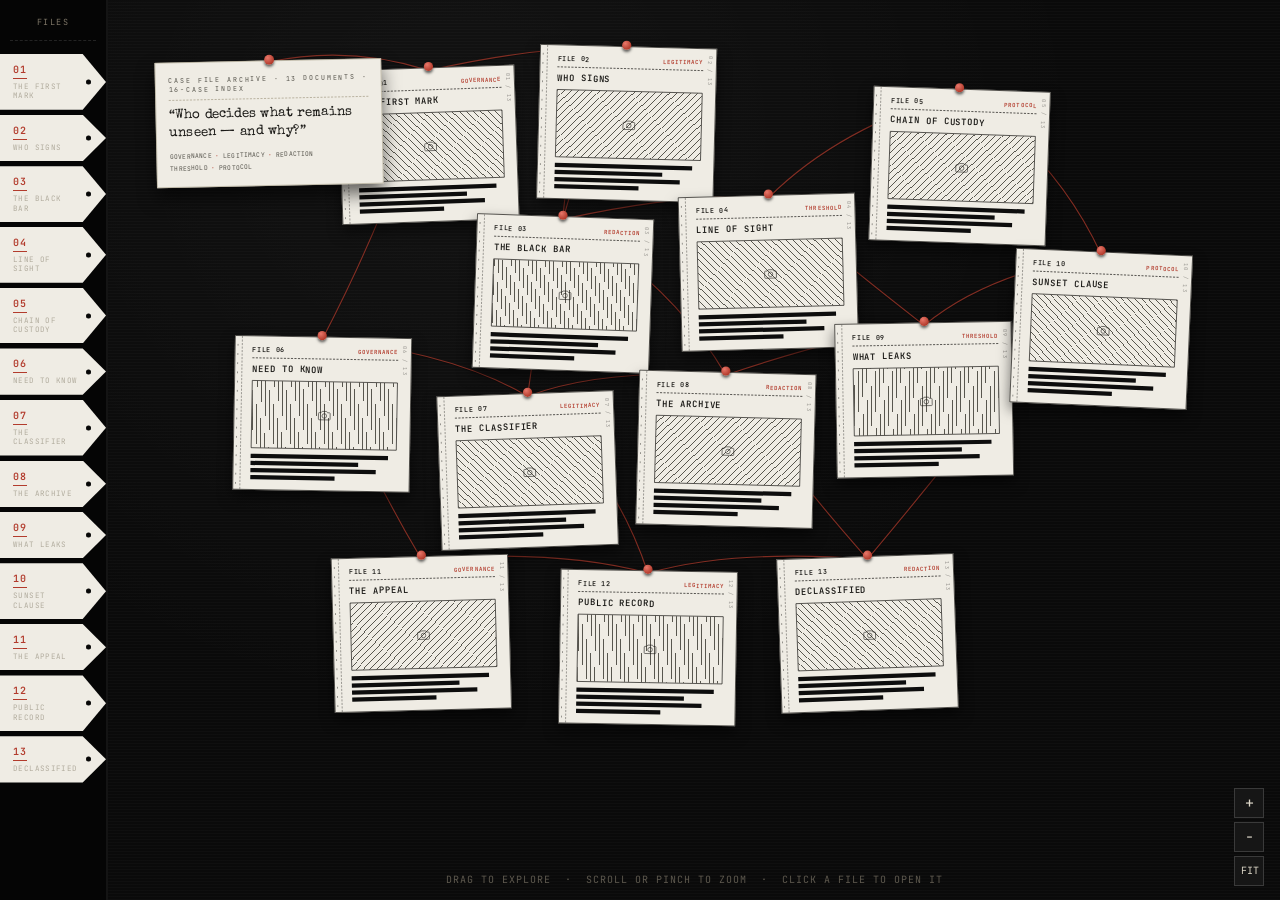
<file: Research_Prj_Intrim-2/index.html>
<!DOCTYPE html>
<html lang="en">
<head>
<meta charset="UTF-8">
<meta name="viewport" content="width=device-width, initial-scale=1.0">
<title>UNSEEN — Case File Archive</title>
<link rel="preconnect" href="https://fonts.googleapis.com">
<link href="https://fonts.googleapis.com/css2?family=Special+Elite&family=Spectral:ital,wght@0,400;0,500;0,600;1,400&family=JetBrains+Mono:wght@400;600&display=swap" rel="stylesheet">
<link rel="stylesheet" href="styles.css">
</head>
<body>

<div class="app">
  <aside class="sidebar" id="sidebar">
    <div class="sb-brand">Files</div>
  </aside>

  <div class="main">

    <section id="home-view" class="view active">
      <div class="board-viewport" id="boardViewport">
        <div class="board-canvas" id="boardCanvas">
          <svg class="strings" id="strings"></svg>
        </div>
      </div>
      <div class="zoom-controls">
        <button id="zoomIn" aria-label="Zoom in">+</button>
        <button id="zoomOut" aria-label="Zoom out">&minus;</button>
        <button id="zoomReset" aria-label="Reset view" style="font-size:10px;">FIT</button>
      </div>
      <div class="board-hint">Drag to explore &nbsp;·&nbsp; scroll or pinch to zoom &nbsp;·&nbsp; click a file to open it</div>
    </section>

    <section id="slide-view" class="view">
      <div class="slide-controls">
        <button class="ctl-btn" id="btnHome">&larr; Board</button>
        <div class="grp">
          <button class="ctl-btn" id="btnPrev">&larr; Prev</button>
          <button class="ctl-btn" id="btnNext">Next &rarr;</button>
        </div>
      </div>
      <div class="slide-stage" id="slideStage"></div>
    </section>

  </div>
</div>

<div class="archive-overlay" id="archiveOverlay">
  <div class="archive-panel">
    <div class="archive-head">
      <div>
        <div class="archive-eyebrow mono">full record</div>
        <h2>Case Index — 16 Files</h2>
      </div>
      <button class="ctl-btn" id="archiveClose">Close &times;</button>
    </div>
    <div class="archive-filters" id="archiveFilters"></div>
    <div class="archive-grid" id="archiveGrid"></div>
  </div>
</div>

<script src="script.js"></script>
</body>
</html>
</file>
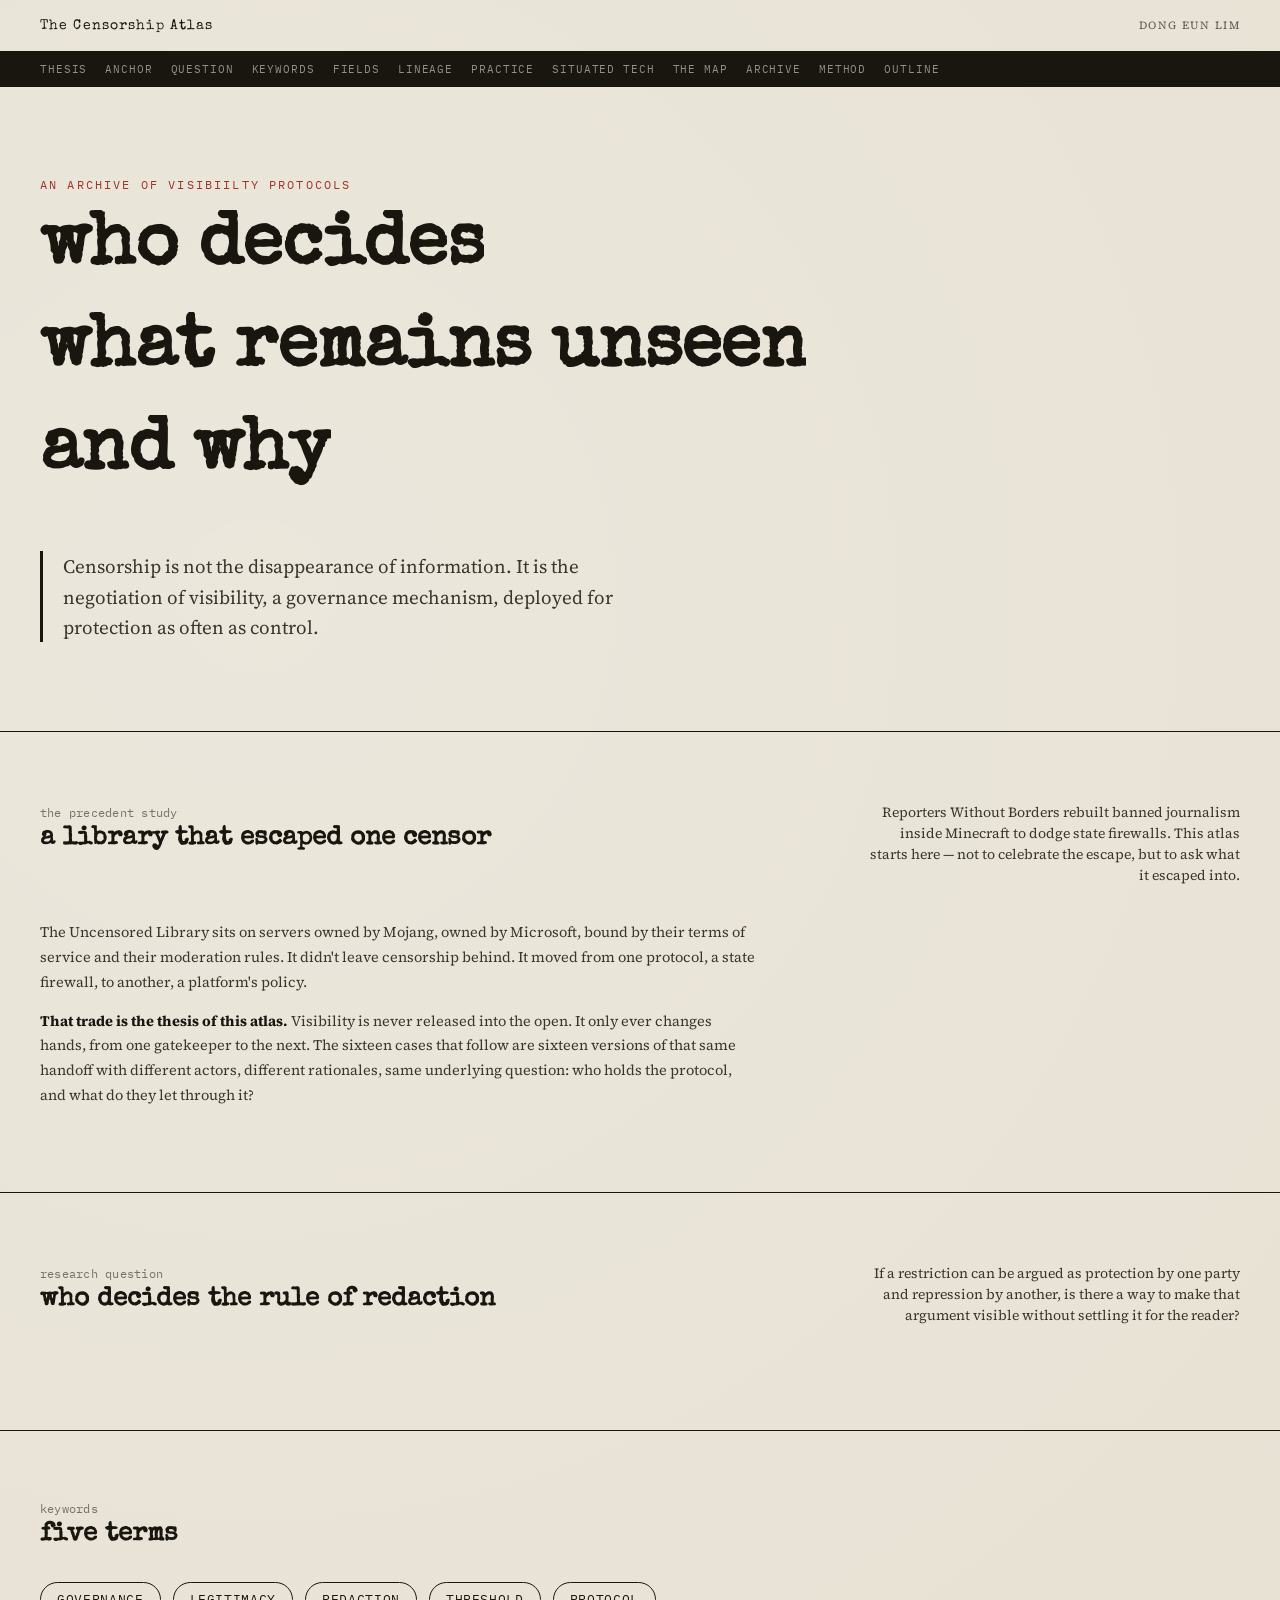
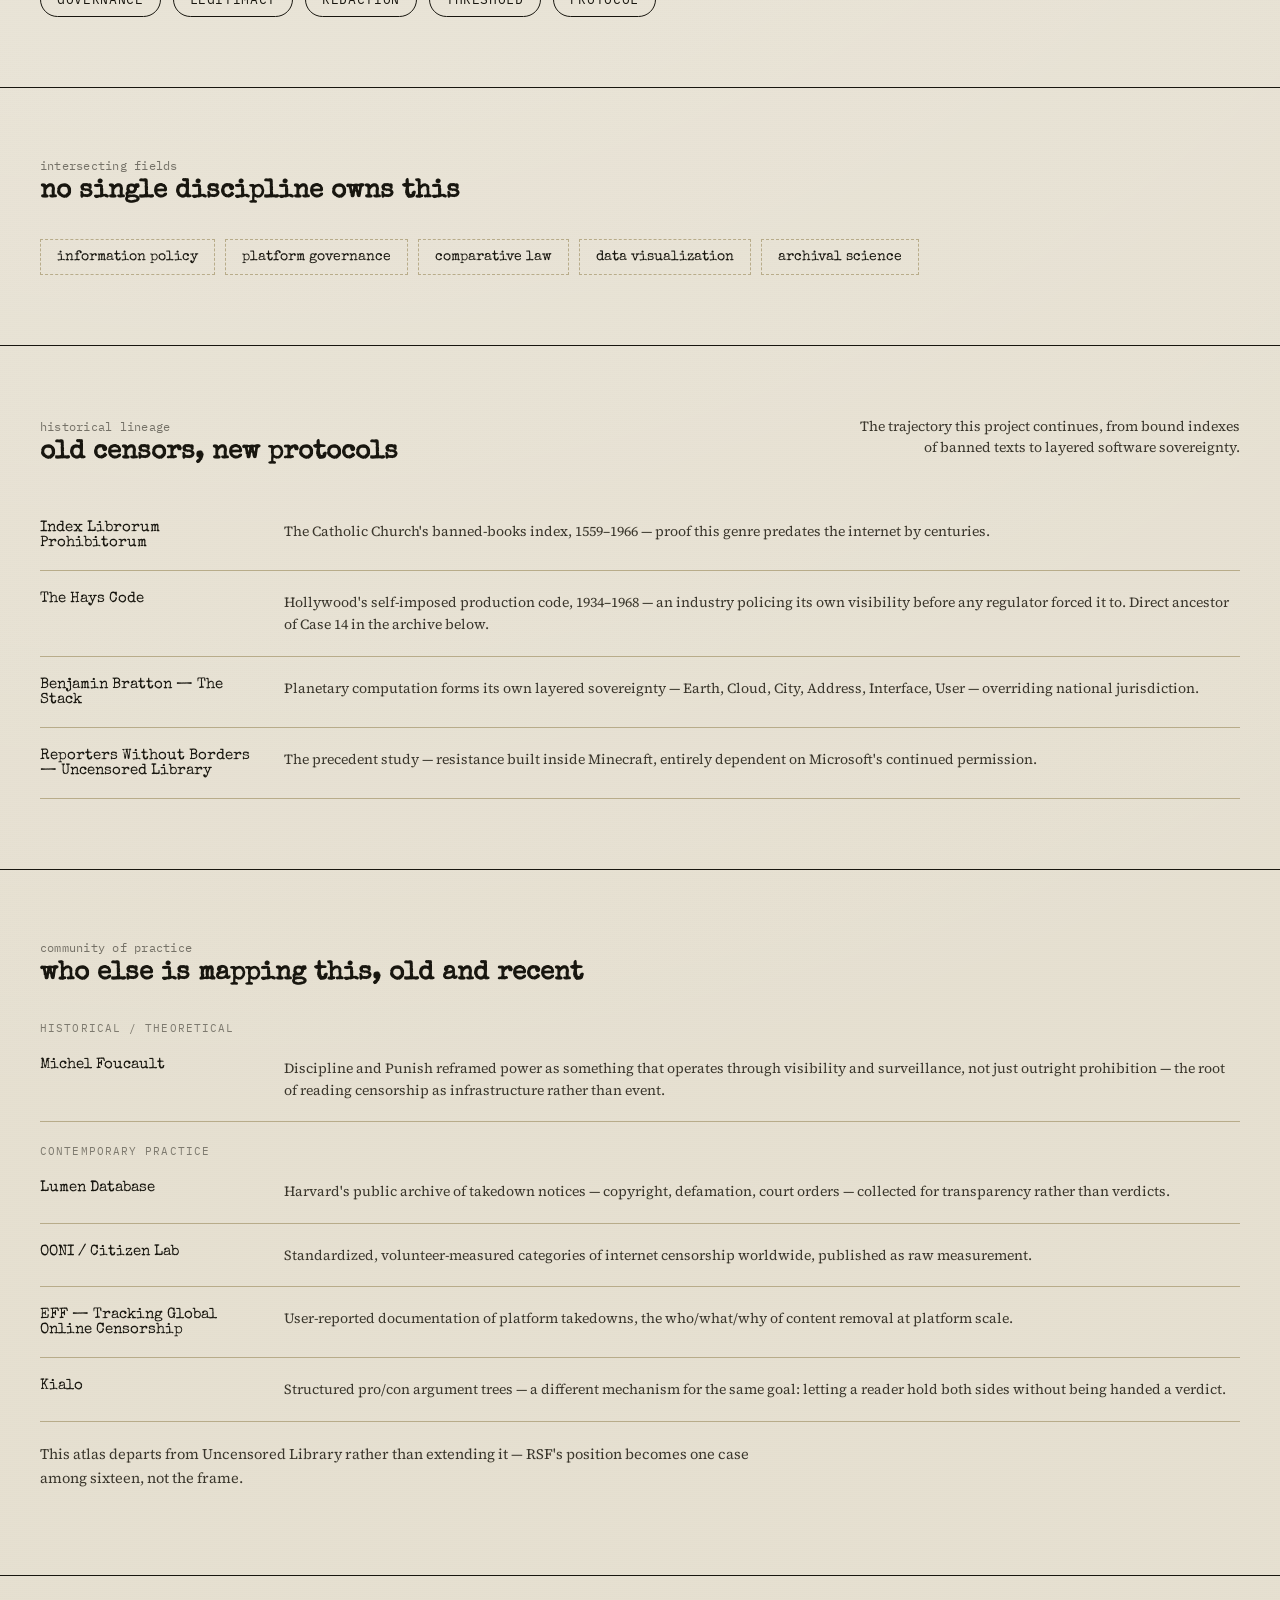
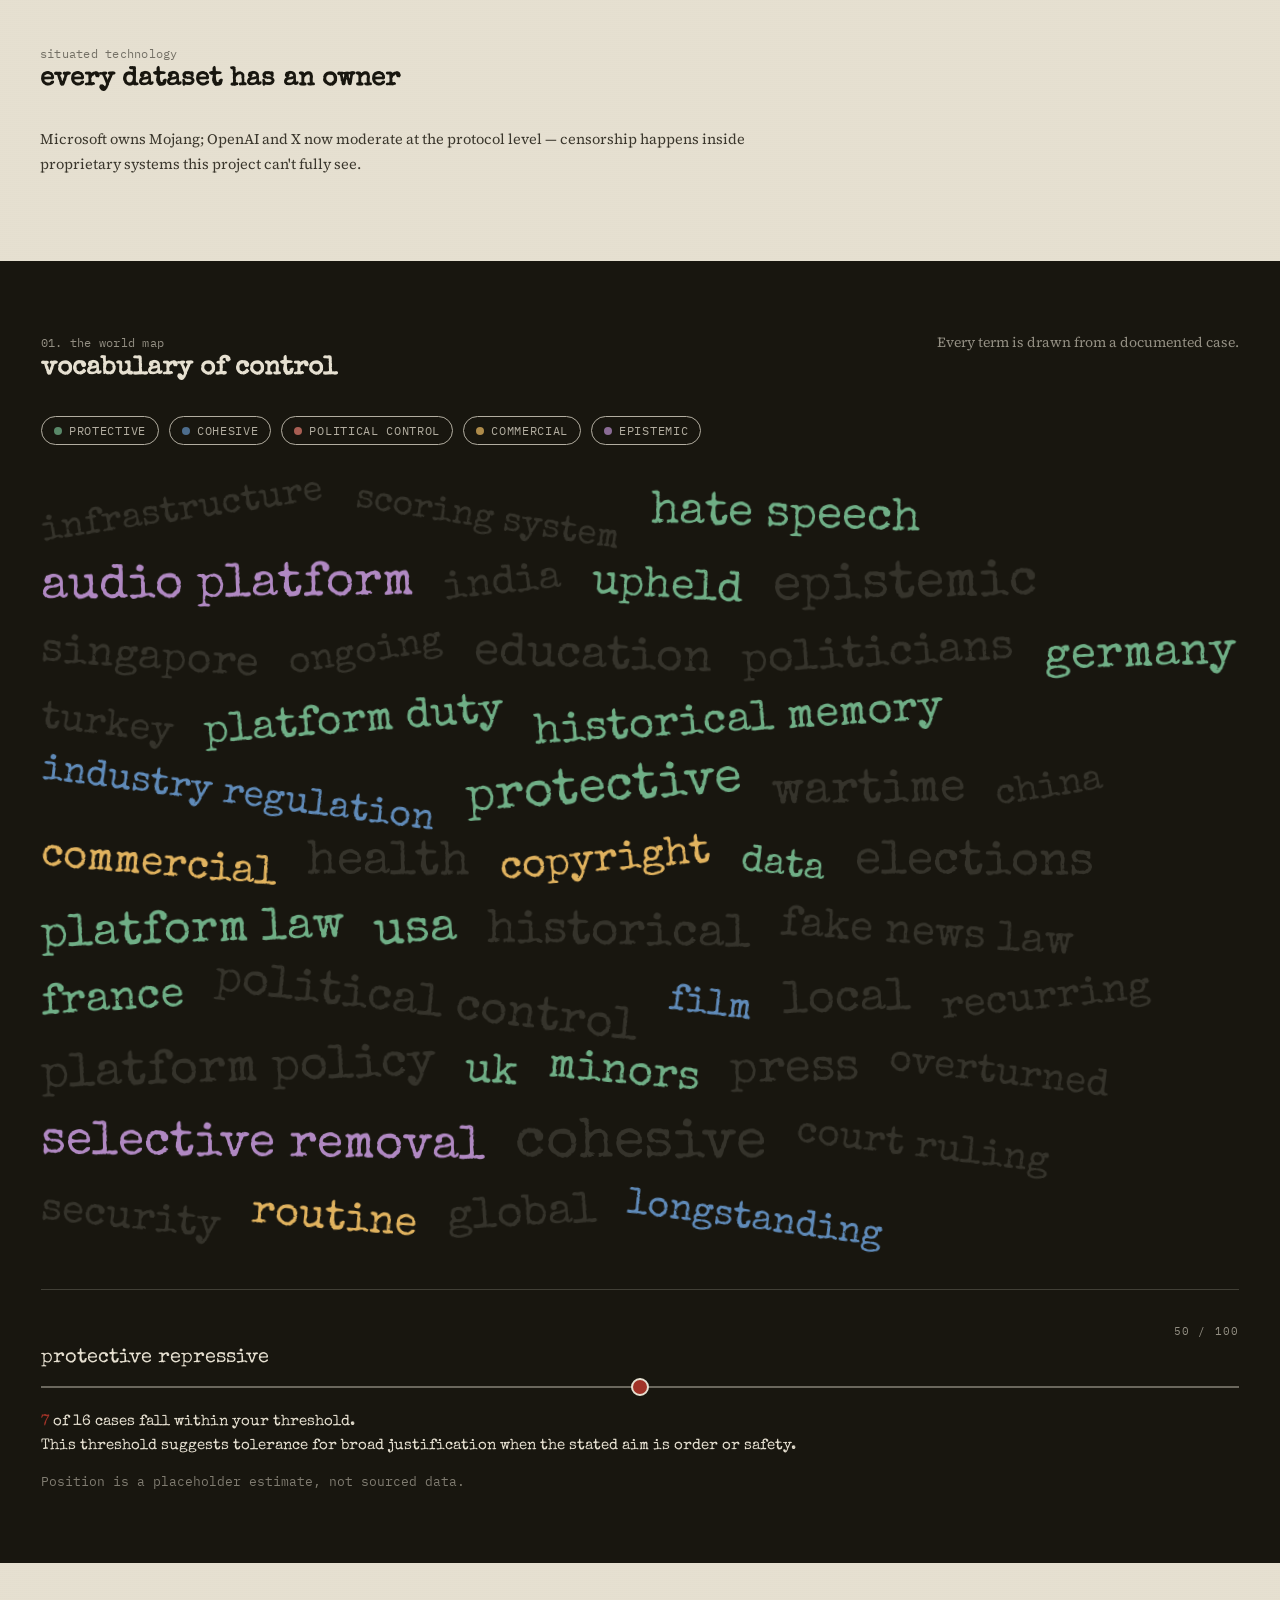
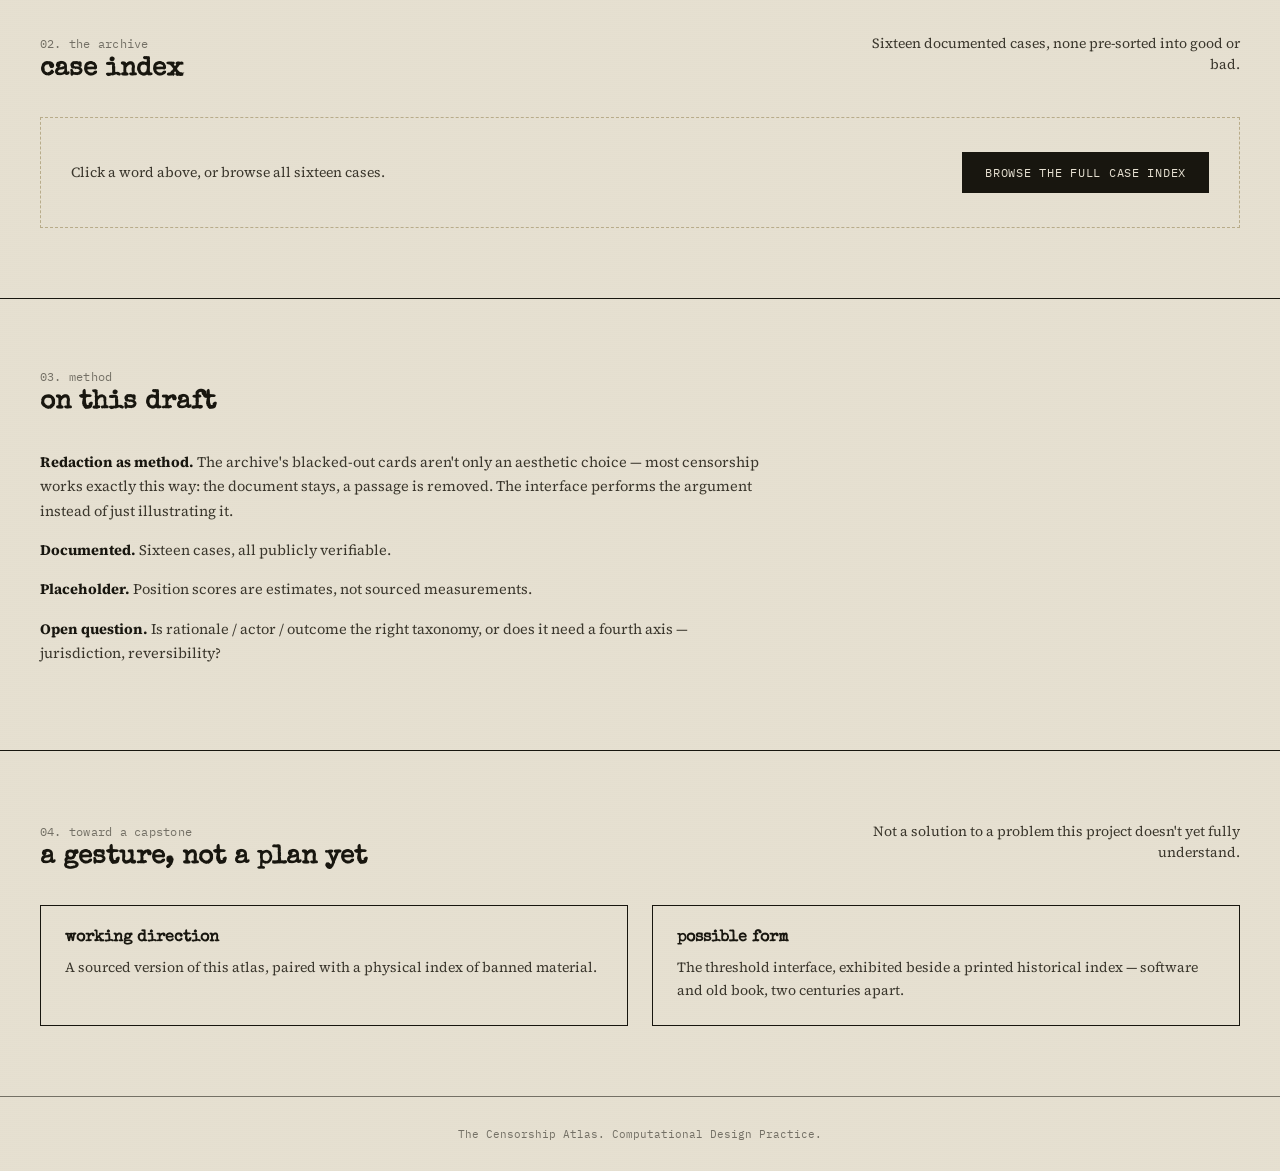
<file: Research_Prj_Intrim/index.html>
<!DOCTYPE html>
<html lang="en">
<head>
<meta charset="UTF-8">
<meta name="viewport" content="width=device-width, initial-scale=1.0">
<title>The Censorship Atlas</title>
<link rel="preconnect" href="https://fonts.googleapis.com">
<link href="https://fonts.googleapis.com/css2?family=Special+Elite&family=IBM+Plex+Mono:wght@400;500;600&family=Source+Serif+4:opsz,wght@8..60,400;8..60,500;8..60,600;8..60,700&display=swap" rel="stylesheet">
<link rel="stylesheet" href="style.css">
</head>
<body>

<header class="topbar">
  <div class="mark">The Censorship Atlas</div>
  <div class="meta">Dong Eun Lim</div>
</header>

<nav class="anchornav">
  <a href="#hero">thesis</a>
  <a href="#anchor">anchor</a>
  <a href="#question">question</a>
  <a href="#keywords">keywords</a>
  <a href="#fields">fields</a>
  <a href="#lineage">lineage</a>
  <a href="#practice">practice</a>
  <a href="#situated">situated tech</a>
  <a href="#field">the map</a>
  <a href="#archive">archive</a>
  <a href="#method">method</a>
  <a href="#outline">outline</a>
</nav>

<section class="hero" id="hero">
  <span class="eyebrow mono">an archive of visibiilty protocols</span>
  <h1>
    <span class="redact-line" style="--d:0.1s">who decides<span class="bar"></span></span><br>
    <span class="redact-line" style="--d:0.5s">what remains unseen<span class="bar"></span></span><br>
    <span class="redact-line" style="--d:0.9s">and why<span class="bar"></span></span>
  </h1>
  <p class="thesis">Censorship is not the disappearance of information. It is the negotiation of visibility, a governance mechanism, deployed for protection as often as control.</p>
</section>

<section class="section" id="anchor">
  <div class="section-inner">
    <div class="section-head">
      <div>
        <div class="num mono">the precedent study</div>
        <h2>a library that escaped one censor</h2>
      </div>
      <div class="desc">Reporters Without Borders rebuilt banned journalism inside Minecraft to dodge state firewalls. This atlas starts here — not to celebrate the escape, but to ask what it escaped into.</div>
    </div>
    <div class="method">
      <p>The Uncensored Library sits on servers owned by Mojang, owned by Microsoft, bound by their terms of service and their moderation rules. It didn't leave censorship behind. It moved from one protocol, a state firewall, to another, a platform's policy.</p>
      <p><strong>That trade is the thesis of this atlas.</strong> Visibility is never released into the open. It only ever changes hands, from one gatekeeper to the next. The sixteen cases that follow are sixteen versions of that same handoff with different actors, different rationales, same underlying question: who holds the protocol, and what do they let through it?</p>
    </div>
  </div>
</section>

<section class="section" id="question">
  <div class="section-inner">
    <div class="section-head">
      <div>
        <div class="num mono">research question</div>
        <h2>who decides the rule of redaction</h2>
      </div>
      <div class="desc">If a restriction can be argued as protection by one party and repression by another, is there a way to make that argument visible without settling it for the reader?</div>
    </div>
  </div>
</section>

<section class="section" id="keywords">
  <div class="section-inner">
    <div class="section-head">
      <div><div class="num mono">keywords</div><h2>five terms</h2></div>
    </div>
    <div class="kw-row">
      <span>governance</span><span>legitimacy</span><span>redaction</span><span>threshold</span><span>protocol</span>
    </div>
  </div>
</section>

<section class="section" id="fields">
  <div class="section-inner">
    <div class="section-head">
      <div><div class="num mono">intersecting fields</div><h2>no single discipline owns this</h2></div>
    </div>
    <div class="field-grid">
      <div class="field-tag">information policy</div>
      <div class="field-tag">platform governance</div>
      <div class="field-tag">comparative law</div>
      <div class="field-tag">data visualization</div>
      <div class="field-tag">archival science</div>
    </div>
  </div>
</section>

<section class="section" id="lineage">
  <div class="section-inner">
    <div class="section-head">
      <div><div class="num mono">historical lineage</div><h2>old censors, new protocols</h2></div>
      <div class="desc">The trajectory this project continues, from bound indexes of banned texts to layered software sovereignty.</div>
    </div>
    <div class="dossier">
      <div class="dossier-row"><div class="dname">Index Librorum Prohibitorum</div><p>The Catholic Church's banned-books index, 1559&ndash;1966 — proof this genre predates the internet by centuries.</p></div>
      <div class="dossier-row"><div class="dname">The Hays Code</div><p>Hollywood's self-imposed production code, 1934&ndash;1968 — an industry policing its own visibility before any regulator forced it to. Direct ancestor of Case 14 in the archive below.</p></div>
      <div class="dossier-row"><div class="dname">Benjamin Bratton — The Stack</div><p>Planetary computation forms its own layered sovereignty — Earth, Cloud, City, Address, Interface, User — overriding national jurisdiction.</p></div>
      <div class="dossier-row"><div class="dname">Reporters Without Borders — Uncensored Library</div><p>The precedent study — resistance built inside Minecraft, entirely dependent on Microsoft's continued permission.</p></div>
    </div>
  </div>
</section>

<section class="section" id="practice">
  <div class="section-inner">
    <div class="section-head">
      <div><div class="num mono">community of practice</div><h2>who else is mapping this, old and recent</h2></div>
    </div>
    <div class="dossier">
      <div class="group-label mono">historical / theoretical</div>
      <div class="dossier-row"><div class="dname">Michel Foucault</div><p>Discipline and Punish reframed power as something that operates through visibility and surveillance, not just outright prohibition — the root of reading censorship as infrastructure rather than event.</p></div>
      <div class="group-label mono">contemporary practice</div>
      <div class="dossier-row"><div class="dname">Lumen Database</div><p>Harvard's public archive of takedown notices — copyright, defamation, court orders — collected for transparency rather than verdicts.</p></div>
      <div class="dossier-row"><div class="dname">OONI / Citizen Lab</div><p>Standardized, volunteer-measured categories of internet censorship worldwide, published as raw measurement.</p></div>
      <div class="dossier-row"><div class="dname">EFF — Tracking Global Online Censorship</div><p>User-reported documentation of platform takedowns, the who/what/why of content removal at platform scale.</p></div>
      <div class="dossier-row"><div class="dname">Kialo</div><p>Structured pro/con argument trees — a different mechanism for the same goal: letting a reader hold both sides without being handed a verdict.</p></div>
    </div>
    <p class="method" style="margin-top:20px;">This atlas departs from Uncensored Library rather than extending it — RSF's position becomes one case among sixteen, not the frame.</p>
  </div>
</section>

<section class="section" id="situated">
  <div class="section-inner">
    <div class="section-head">
      <div><div class="num mono">situated technology</div><h2>every dataset has an owner</h2></div>
    </div>
    <p class="method">Microsoft owns Mojang; OpenAI and X now moderate at the protocol level — censorship happens inside proprietary systems this project can't fully see.</p>
  </div>
</section>

<section class="section field-panel" id="field">
  <div class="section-inner">
    <div class="section-head">
      <div>
        <div class="num mono">01. the world map</div>
        <h2>vocabulary of control</h2>
      </div>
      <div class="desc">Every term is drawn from a documented case.</div>
    </div>
    <div class="legend" id="legend"></div>
    <div class="word-field" id="wordField"></div>

    <div class="threshold-row"><span></span><span id="posLabel"></span></div>
    <div class="type" style="font-size:20px;">protective <span class="soft"></span> repressive</div>
    <input type="range" id="slider" min="0" max="100" value="50">
    <div class="threshold-readout" id="readout"></div>
    <div class="threshold-note">Position is a placeholder estimate, not sourced data.</div>
  </div>
</section>

<section class="section" id="archive">
  <div class="section-inner">
    <div class="section-head">
      <div>
        <div class="num mono">02. the archive</div>
        <h2>case index</h2>
      </div>
      <div class="desc">Sixteen documented cases, none pre-sorted into good or bad.</div>
    </div>
    <div class="archive-teaser">
      <p>Click a word above, or browse all sixteen cases.</p>
      <button class="btn-browse" id="browseAll">browse the full case index</button>
    </div>
  </div>
</section>

<section class="section" id="method">
  <div class="section-inner">
    <div class="section-head">
      <div>
        <div class="num mono">03. method</div>
        <h2>on this draft</h2>
      </div>
    </div>
    <div class="method">
      <p><strong>Redaction as method.</strong> The archive's blacked-out cards aren't only an aesthetic choice — most censorship works exactly this way: the document stays, a passage is removed. The interface performs the argument instead of just illustrating it.</p>
      <p><strong>Documented.</strong> Sixteen cases, all publicly verifiable.</p>
      <p><strong>Placeholder.</strong> Position scores are estimates, not sourced measurements.</p>
      <p><strong>Open question.</strong> Is rationale / actor / outcome the right taxonomy, or does it need a fourth axis — jurisdiction, reversibility?</p>
    </div>
  </div>
</section>

<section class="section" id="outline">
  <div class="section-inner">
    <div class="section-head">
      <div><div class="num mono">04. toward a capstone</div><h2>a gesture, not a plan yet</h2></div>
      <div class="desc">Not a solution to a problem this project doesn't yet fully understand.</div>
    </div>
    <div class="outline-grid">
      <div class="outline-card"><h3>working direction</h3><p>A sourced version of this atlas, paired with a physical index of banned material.</p></div>
      <div class="outline-card"><h3>possible form</h3><p>The threshold interface, exhibited beside a printed historical index — software and old book, two centuries apart.</p></div>
    </div>
  </div>
</section>

<footer>The Censorship Atlas. Computational Design Practice.</footer>

<div class="modal-overlay" id="modalOverlay">
  <div class="modal-box">
    <div class="modal-header">
      <div class="htext">
        <span class="pill mono" id="modalTitle">—</span>
        <span class="count" id="modalCount"></span>
      </div>
      <button class="modal-close" id="modalClose">close</button>
    </div>
    <div id="flashcardArea"></div>
  </div>
</div>

<script src="script.js"></script>
</body>
</html>
</file>
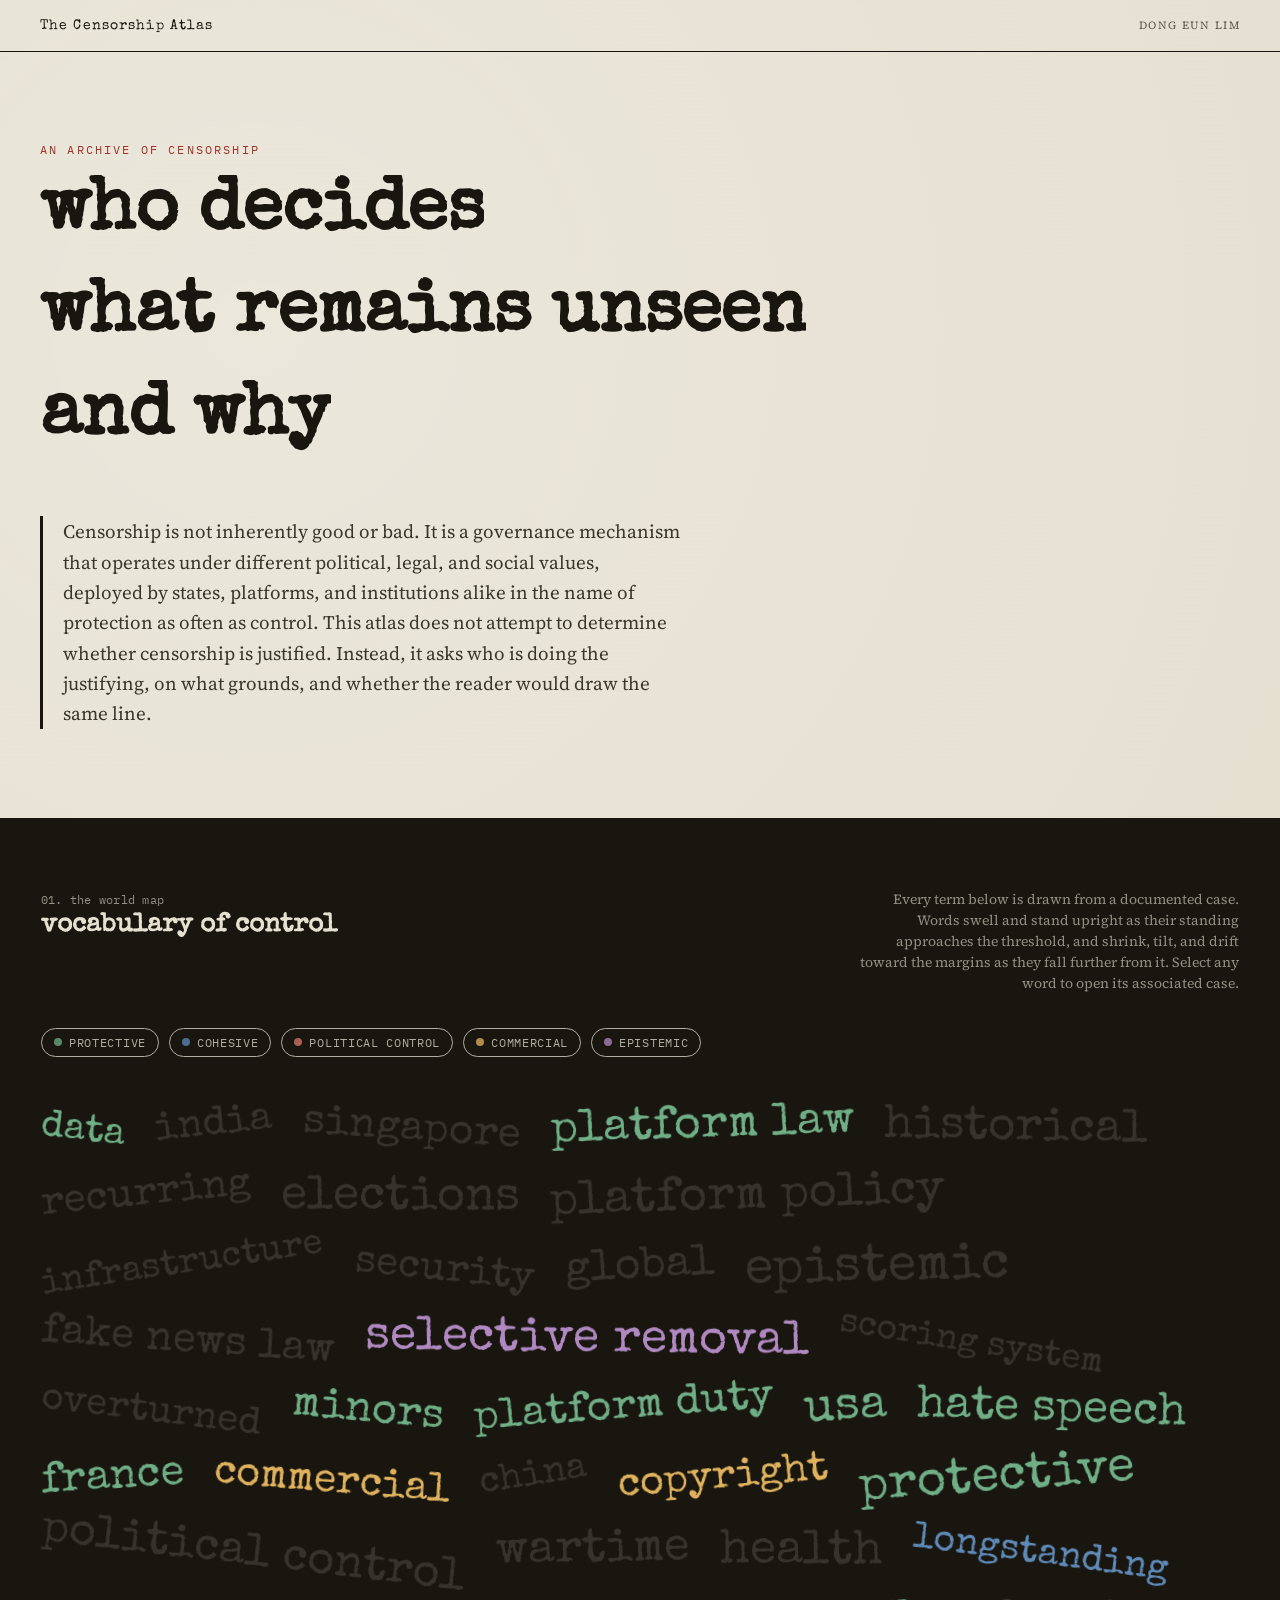
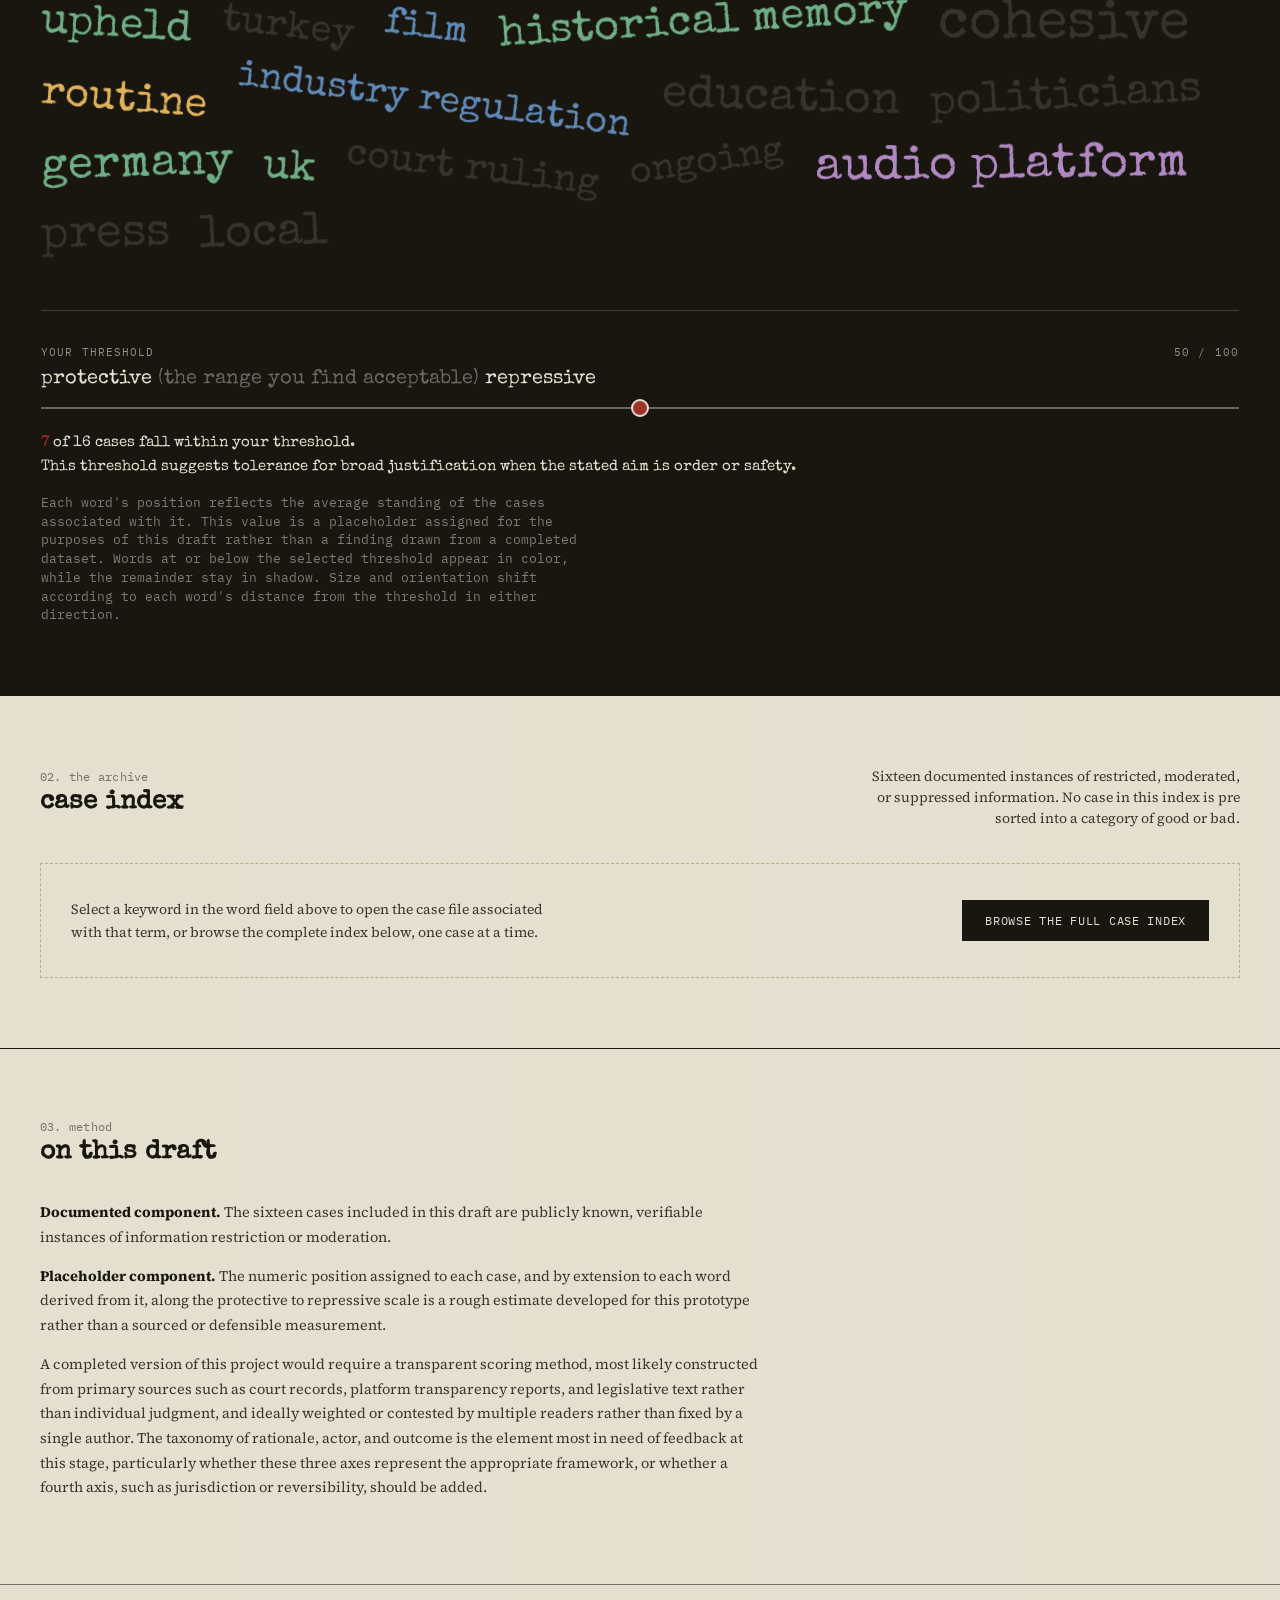
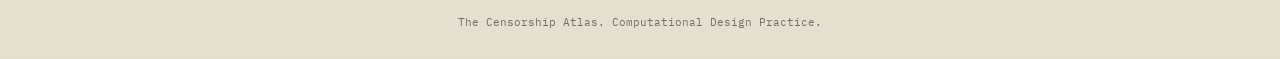
<file: BackUp/03/index.html>
<!DOCTYPE html>
<html lang="en">
<head>
<meta charset="UTF-8">
<meta name="viewport" content="width=device-width, initial-scale=1.0">
<title>The Censorship Atlas</title>
<link rel="preconnect" href="https://fonts.googleapis.com">
<link href="https://fonts.googleapis.com/css2?family=Special+Elite&family=IBM+Plex+Mono:wght@400;500;600&family=Source+Serif+4:opsz,wght@8..60,400;8..60,500;8..60,600;8..60,700&display=swap" rel="stylesheet">
<link rel="stylesheet" href="style.css">
</head>
<body>

<header class="topbar">
  <div class="mark">The Censorship Atlas</div>
  <div class="meta">Dong Eun Lim</div>
</header>

<section class="hero">
  <span class="eyebrow mono">an archive of censorship</span>
  <h1>
    <span class="redact-line" style="--d:0.1s">who decides<span class="bar"></span></span><br>
    <span class="redact-line" style="--d:0.5s">what remains unseen<span class="bar"></span></span><br>
    <span class="redact-line" style="--d:0.9s">and why<span class="bar"></span></span>
  </h1>
  <p class="thesis">Censorship is not inherently good or bad. It is a governance mechanism that operates under different political, legal, and social values, deployed by states, platforms, and institutions alike in the name of protection as often as control. This atlas does not attempt to determine whether censorship is justified. Instead, it asks who is doing the justifying, on what grounds, and whether the reader would draw the same line.</p>
</section>

<section class="section field-panel" id="field">
  <div class="section-inner">
    <div class="section-head">
      <div>
        <div class="num mono">01. the world map</div>
        <h2>vocabulary of control</h2>
      </div>
      <div class="desc">Every term below is drawn from a documented case. Words swell and stand upright as their standing approaches the threshold, and shrink, tilt, and drift toward the margins as they fall further from it. Select any word to open its associated case.</div>
    </div>
    <div class="legend" id="legend"></div>
    <div class="word-field" id="wordField"></div>

    <div class="threshold-row"><span>your threshold</span><span id="posLabel">set your line</span></div>
    <div class="type" style="font-size:20px;">protective <span class="soft">(the range you find acceptable)</span> repressive</div>
    <input type="range" id="slider" min="0" max="100" value="50">
    <div class="threshold-readout" id="readout"></div>
    <div class="threshold-note">Each word's position reflects the average standing of the cases associated with it. This value is a placeholder assigned for the purposes of this draft rather than a finding drawn from a completed dataset. Words at or below the selected threshold appear in color, while the remainder stay in shadow. Size and orientation shift according to each word's distance from the threshold in either direction.</div>
  </div>
</section>

<section class="section" id="archive">
  <div class="section-inner">
    <div class="section-head">
      <div>
        <div class="num mono">02. the archive</div>
        <h2>case index</h2>
      </div>
      <div class="desc">Sixteen documented instances of restricted, moderated, or suppressed information. No case in this index is pre sorted into a category of good or bad.</div>
    </div>
    <div class="archive-teaser">
      <p>Select a keyword in the word field above to open the case file associated with that term, or browse the complete index below, one case at a time.</p>
      <button class="btn-browse" id="browseAll">browse the full case index</button>
    </div>
  </div>
</section>

<section class="section" id="method">
  <div class="section-inner">
    <div class="section-head">
      <div>
        <div class="num mono">03. method</div>
        <h2>on this draft</h2>
      </div>
    </div>
    <div class="method">
      <p><strong>Documented component.</strong> The sixteen cases included in this draft are publicly known, verifiable instances of information restriction or moderation.</p>
      <p><strong>Placeholder component.</strong> The numeric position assigned to each case, and by extension to each word derived from it, along the protective to repressive scale is a rough estimate developed for this prototype rather than a sourced or defensible measurement.</p>
      <p>A completed version of this project would require a transparent scoring method, most likely constructed from primary sources such as court records, platform transparency reports, and legislative text rather than individual judgment, and ideally weighted or contested by multiple readers rather than fixed by a single author. The taxonomy of rationale, actor, and outcome is the element most in need of feedback at this stage, particularly whether these three axes represent the appropriate framework, or whether a fourth axis, such as jurisdiction or reversibility, should be added.</p>
    </div>
  </div>
</section>

<footer>The Censorship Atlas. Computational Design Practice.</footer>

<div class="modal-overlay" id="modalOverlay">
  <div class="modal-box">
    <div class="modal-header">
      <div class="htext">
        <span class="pill mono" id="modalTitle">—</span>
        <span class="count" id="modalCount"></span>
      </div>
      <button class="modal-close" id="modalClose">close</button>
    </div>
    <div id="flashcardArea"></div>
  </div>
</div>

<script src="script.js"></script>
</body>
</html>
</file>
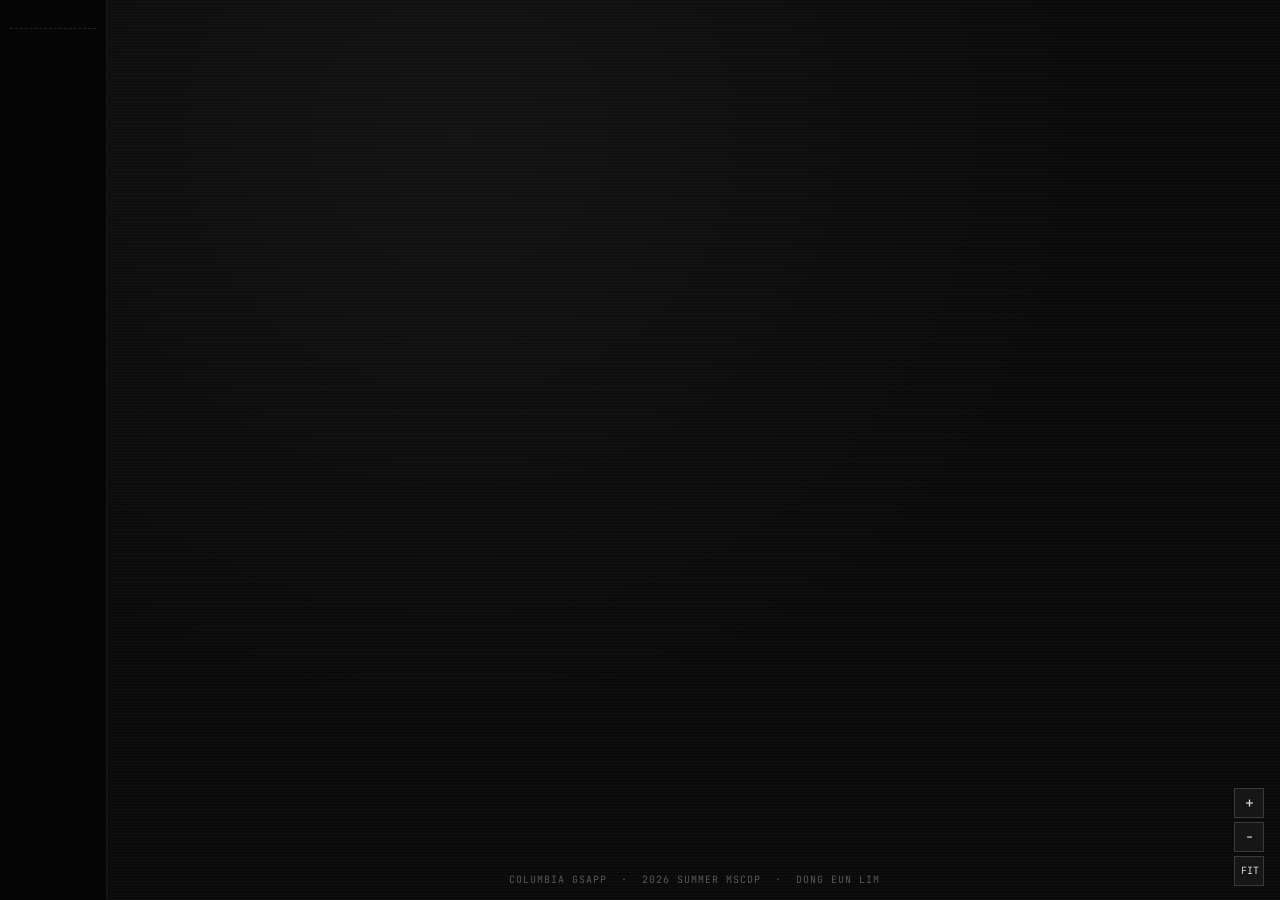
<file: Research_Prj/_backup/index.html>
<!DOCTYPE html>
<html lang="en">
<head>
<meta charset="UTF-8">
<meta name="viewport" content="width=device-width, initial-scale=1.0">
<title>Censorship Case File</title>
<link rel="preconnect" href="https://fonts.googleapis.com">
<link href="https://fonts.googleapis.com/css2?family=Special+Elite&family=Spectral:ital,wght@0,400;0,500;0,600;1,400&family=JetBrains+Mono:wght@400;600&display=swap" rel="stylesheet">
<link rel="stylesheet" href="styles.css">
</head>
<body>

<div class="app">
  <aside class="sidebar" id="sidebar">
    <div class="sb-brand"></div>
  </aside>

  <div class="main">

    <section id="home-view" class="view active">
      <div class="board-viewport" id="boardViewport">
        <div class="board-canvas" id="boardCanvas">
          <svg class="strings" id="strings"></svg>
        </div>
      </div>
      <div class="zoom-controls">
        <button id="zoomIn" aria-label="Zoom in">+</button>
        <button id="zoomOut" aria-label="Zoom out">&minus;</button>
        <button id="zoomReset" aria-label="Reset view" style="font-size:10px;">FIT</button>
      </div>
      <div class="board-hint">Columbia GSAPP &nbsp;·&nbsp; 2026 SUMMER MSCDP &nbsp;·&nbsp; Dong Eun Lim</div>
    </section>

    <section id="slide-view" class="view">
      <div class="slide-controls">
        <button class="ctl-btn" id="btnHome">&larr; Board</button>
        <div class="grp">
          <button class="ctl-btn" id="btnPrev">&larr; Prev</button>
          <button class="ctl-btn" id="btnNext">Next &rarr;</button>
        </div>
      </div>
      <div class="slide-stage" id="slideStage"></div>
    </section>

  </div>
</div>

<div class="archive-overlay" id="archiveOverlay">
  <div class="archive-panel">
    <div class="archive-head">
      <div>
        <div class="archive-eyebrow mono"></div>
        <h2>Case Index</h2>
      </div>
      <button class="ctl-btn" id="archiveClose">Close &times;</button>
    </div>
    <div class="archive-filters" id="archiveFilters"></div>
    <div class="archive-grid" id="archiveGrid"></div>
  </div>
</div>

<div class="archive-overlay" id="wordmapOverlay">
  <div class="archive-panel wm-panel">
    <div class="archive-head">
      <div>
        <div class="archive-eyebrow mono"></div>
        <h2>Vocabulary of Control</h2>
      </div>
      <button class="ctl-btn" id="wordmapClose">Close &times;</button>
    </div>
    <p class="wm-desc">Color here does not determine whether each cases are purely "protective" or "repressive." Instead, each word is classified by the concentration of authority power on them. In that sense, cream-color represents the existance of process, appeal, or oversight; black-color represent the existance of mixed accountability or contestation; red-color represents the hight level of authority with low independent check. Words are invisible until they cross the selected threshold boundary. This map invites audiences to declassify cases by draging and adjusting, and visualizing the connection to cases as clicking each word blocks.</p>
    <div class="word-field" id="wordField"></div>
    <div class="wm-slider-row">
      <span>protective</span>
      <input type="range" id="wmSlider" min="0" max="100" value="50">
      <span>repressive</span>
    </div>
    <div class="wm-readout" id="wmReadout"></div>
    <div class="wm-results" id="wmResults"></div>
    <button class="open-archive-btn wm-browse-btn" id="wmBrowseAll">Browse the full case index &rarr;</button>
  </div>
</div>

<script src="script.js"></script>
</body>
</html>
</file>
<file: Research_Prj_Intrim-2/styles.css>
:root{
    --bg:         #0a0a0a;
    --bg-2:       #050505;
    --paper:      #efece4;
    --paper-2:    #ddd9cd;
    --ink:        #1b1a17;
    --ink-soft:   #58564e;
    --redact:     #0d0d0d;
    --pin:        #b23b2c;
    --string:     #b23b2c;
    --tab-base:   #c7ab72;
    --tab-active: #b23b2c;
  }
  *{box-sizing:border-box;}
  html,body{height:100%;margin:0;}
  body{
    background:var(--bg);
    color:var(--ink);
    font-family:'Spectral', serif;
    -webkit-font-smoothing:antialiased;
    overflow:hidden;
  }
  @media (prefers-reduced-motion: reduce){ *{animation-duration:.001ms !important; transition-duration:.001ms !important;} }
  button{font-family:inherit;}

  .app{ display:flex; height:100vh; width:100vw; }

  /* ================= SIDEBAR — file tags (colored, left) ================= */
  .sidebar{
    flex:0 0 108px;
    background:var(--bg-2);
    padding:16px 0;
    overflow-y:auto; overflow-x:hidden;
    z-index:60;
    display:flex; flex-direction:column; gap:5px;
    border-right:2px solid rgba(255,255,255,.06);
  }
  .sb-brand{
    font-family:'JetBrains Mono',monospace; font-size:8.5px; letter-spacing:.18em;
    color:#7d7566; text-transform:uppercase; text-align:center; padding:0 8px 12px;
    border-bottom:1px dashed rgba(255,255,255,.12); margin:0 10px 8px;
  }
  .tab{
    position:relative;
    border:none; cursor:pointer; text-align:left;
    padding:9px 26px 9px 13px;
    color:#8f897a;
    background:var(--paper);
    font-family:'JetBrains Mono',monospace;
    display:flex; flex-direction:column; gap:3px;
    clip-path: polygon(0 0, 78% 0, 100% 50%, 78% 100%, 0 100%);
    filter: drop-shadow(0 2px 4px rgba(0,0,0,.4));
    transition: filter .18s ease, background .18s ease;
  }
  .tab::after{
    content:''; position:absolute; right:15px; top:50%; transform:translateY(-50%);
    width:5px; height:5px; border-radius:50%;
    background:var(--bg-2);
    box-shadow:0 0 0 1px rgba(27,26,23,.35) inset;
  }
  .tab .n{
    font-family:'JetBrains Mono',monospace; font-weight:600; font-size:10px; letter-spacing:.1em;
    color:var(--pin); width:max-content; padding-bottom:2px;
    border-bottom:1.5px solid var(--pin);
    transition: color .18s ease, border-color .18s ease;
  }
  .tab .t{font-size:7.5px; letter-spacing:.05em; text-transform:uppercase; opacity:.8; line-height:1.25; color:#a29c8c; transition:color .18s ease;}
  .tab:hover,
  .tab.active{
    filter: drop-shadow(0 4px 8px rgba(0,0,0,.55));
    background:var(--pin);
    color:#f8ede6;
  }
  .tab:hover .n,
  .tab.active .n{ color:#fff; border-bottom-color:#f8ede6; }
  .tab:hover .t,
  .tab.active .t{ color:#f8ede6; }

  /* ================= MAIN ================= */
  .main{ flex:1; position:relative; min-width:0; height:100vh; overflow:hidden;}
  .view{ position:absolute; inset:0; display:none; }
  .view.active{ display:flex; flex-direction:column; }

  /* ================= HOME BOARD ================= */
  #home-view .board-viewport{
    flex:1; position:relative; overflow:hidden; cursor:grab;
    touch-action:none;
    background:
      radial-gradient(ellipse at 30% 15%, rgba(255,255,255,.035), transparent 55%),
      repeating-linear-gradient(0deg, rgba(255,255,255,.02) 0 1px, transparent 1px 3px);
  }
  #home-view .board-viewport.dragging{cursor:grabbing;}
  .board-canvas{
    position:absolute; top:0; left:0;
    width:1560px; height:1220px;
    transform-origin:0 0;
    touch-action:none;
  }
  .zoom-controls{
    position:absolute; bottom:14px; right:16px; z-index:10;
    display:flex; flex-direction:column; gap:4px;
  }
  .zoom-controls button{
    width:30px; height:30px; border:1px solid #3a3a3a; background:#161616; color:#ddd7c8;
    font-family:'JetBrains Mono',monospace; font-size:15px; cursor:pointer; line-height:1;
  }
  .zoom-controls button:hover{ background:#242424; }
  svg.strings{ position:absolute; inset:0; width:100%; height:100%; pointer-events:none; }
  svg.strings path{ fill:none; stroke:var(--string); stroke-width:1.6px; opacity:.7; filter:drop-shadow(0 1px 1px rgba(0,0,0,.6)); }
  svg.strings circle{ fill:var(--pin); opacity:.85; }

  .board-hint{
    position:absolute; bottom:14px; left:50%; transform:translateX(-50%);
    font-family:'JetBrains Mono',monospace; font-size:10px; letter-spacing:.1em;
    color:#8a8272; opacity:.65; text-transform:uppercase; pointer-events:none;
  }

  /* ---- title card (pinned to board, no photo) ---- */
  .title-node{
    position:absolute; width:320px; z-index:20; user-select:none;
  }
  .title-node .pin{
    position:absolute; top:-8px; left:50%; transform:translateX(-50%);
    width:14px; height:14px; border-radius:50%; z-index:4;
    background:radial-gradient(circle at 35% 30%, #e8776a, var(--pin) 70%);
    box-shadow:0 3px 4px rgba(0,0,0,.6);
  }
  .title-node .paper{
    background:var(--paper); border:1px solid #b2ab97;
    padding:18px 18px 16px; box-shadow:0 14px 26px rgba(0,0,0,.6);
    transform:rotate(-1.2deg);
  }
  .title-node .eyebrow{
    font-family:'JetBrains Mono', monospace; font-size:9.5px; letter-spacing:.24em;
    color:var(--ink-soft); text-transform:uppercase; border-bottom:1px dashed #a49c85; padding-bottom:8px; margin-bottom:10px;
  }
  .title-node .thesis{
    font-family:'Special Elite', monospace; color:var(--ink);
    font-size:19px; line-height:1.3; margin:0 0 12px;
  }
  .title-node .keywords{
    font-family:'JetBrains Mono', monospace; font-size:9px; letter-spacing:.1em; text-transform:uppercase;
    color:var(--ink-soft); line-height:1.9;
  }
  .title-node .keywords .dot{color:var(--pin); margin:0 5px;}

  /* ---- document nodes (grayscale, overlapping) ---- */
  .node{
    position:absolute; width:250px; cursor:pointer; user-select:none;
  }
  .node-pin{
    position:absolute; top:-8px; left:50%; transform:translateX(-50%);
    width:13px; height:13px; border-radius:50%; z-index:4;
    background:radial-gradient(circle at 35% 30%, #e8776a, var(--pin) 70%);
    box-shadow:0 3px 4px rgba(0,0,0,.6);
  }
  .node-doc{
    background:var(--paper);
    border:1px solid var(--ink);
    padding:12px 18px 14px 24px;
    box-shadow:0 10px 20px rgba(0,0,0,.55);
    transition: transform .15s ease, box-shadow .15s ease;
    position:relative;
    overflow:hidden;
  }
  /* perforated ticket-stub edge */
  .node-doc::before{
    content:'';
    position:absolute; left:9px; top:0; bottom:0; width:0;
    border-left:1.5px dashed var(--ink);
    opacity:.55;
  }
  .node-doc::after{
    content:'';
    position:absolute; left:2.5px; top:6px; bottom:6px; width:1px;
    background-image: radial-gradient(circle, var(--ink) 1.6px, transparent 1.7px);
    background-size: 100% 13px; background-repeat: repeat-y;
    opacity:.6;
  }
  .node:hover .node-doc{ transform:translateY(-4px) !important; box-shadow:0 16px 28px rgba(0,0,0,.65); }
  .node-head{ display:flex; justify-content:space-between; align-items:baseline; border-bottom:1px dashed var(--ink); padding-bottom:5px; margin-bottom:7px;}
  .node-doc .num{ font-family:'JetBrains Mono',monospace; font-weight:600; font-size:9.5px; color:var(--ink); letter-spacing:.06em;}
  .node-doc .cat{ font-family:'JetBrains Mono',monospace; font-size:8px; color:var(--pin); text-transform:uppercase; letter-spacing:.09em; font-weight:600;}
  .node-doc .title{ font-family:'JetBrains Mono',monospace; font-weight:600; text-transform:uppercase; font-size:12.5px; letter-spacing:.03em; margin:0 0 8px; color:var(--ink); line-height:1.3;}
  .node-doc .pagemark{
    position:absolute; right:3px; top:10px; bottom:10px;
    writing-mode:vertical-rl; text-orientation:mixed;
    font-family:'JetBrains Mono',monospace; font-size:7.5px; letter-spacing:.14em;
    color:var(--ink); opacity:.4; pointer-events:none;
  }

  .node-photo{
    width:100%; height:96px; margin-bottom:8px; position:relative; overflow:hidden;
    border:1px solid var(--ink);
    display:flex; align-items:center; justify-content:center;
  }
  .node-photo svg{ width:22px; height:22px; opacity:.6; color:var(--ink); position:relative; z-index:1; }
  .ph-pixel{ background:repeating-linear-gradient(45deg, var(--ink-soft) 0 1px, transparent 1px 7px) var(--paper); }
  .ph-blur{ background:repeating-linear-gradient(-45deg, var(--ink-soft) 0 1px, transparent 1px 7px) var(--paper); }
  .ph-grain{ background:repeating-linear-gradient(90deg, var(--ink-soft) 0 1px, transparent 1px 6px) var(--paper); }

  .node-bars{display:flex; flex-direction:column; gap:4px;}
  .node-bars div{height:6px; background:var(--redact);}
  .node-bars div:nth-child(1){width:94%;}
  .node-bars div:nth-child(2){width:74%;}
  .node-bars div:nth-child(3){width:86%;}
  .node-bars div:nth-child(4){width:58%;}

  /* ================= SLIDE VIEW ================= */
  #slide-view{ align-items:stretch; }
  .slide-controls{
    flex:0 0 auto; display:flex; align-items:center; justify-content:space-between;
    padding:10px 24px; gap:10px;
  }
  .slide-controls .grp{display:flex; gap:8px;}
  .ctl-btn{
    background:#141414; color:#ddd7c8; border:1px solid #3a3a3a;
    font-family:'JetBrains Mono',monospace; font-size:11px; letter-spacing:.06em;
    padding:8px 12px; cursor:pointer; text-transform:uppercase;
    transition: background .15s ease, border-color .15s ease, color .15s ease;
  }
  .ctl-btn:hover{ background:var(--pin); border-color:var(--pin); color:#f8f2e6; }
  .ctl-btn:disabled{ opacity:.3; cursor:default; }
  .ctl-btn:disabled:hover{ background:#141414; border-color:#3a3a3a; color:#ddd7c8; }

  .slide-stage{
    flex:1; position:relative; overflow:auto;
    display:flex; align-items:center; justify-content:center;
    padding:20px;
  }
  .slide-doc-wrap{
    display:none;
    position:relative;
    width:480px; max-width:100%;
  }
  .slide-doc-wrap.active{ display:block; }

  .slide-photo{
    position:absolute; top:-30px; right:-46px; width:150px; height:112px;
    background:var(--paper);
    border:5px solid #f4f1e9; box-shadow:0 8px 18px rgba(0,0,0,.6);
    transform:rotate(7deg); z-index:5; cursor:grab; overflow:hidden;
    display:flex; flex-direction:column; align-items:center; justify-content:center; gap:4px;
    touch-action:none;
  }
  .slide-photo:active{cursor:grabbing;}
  .slide-photo svg{width:26px;height:26px;opacity:.5;}
  .slide-photo span{font-family:'JetBrains Mono',monospace; font-size:8px; letter-spacing:.08em; text-transform:uppercase; opacity:.65; background:rgba(255,255,255,.5); padding:1px 4px;}
  .slide-photo .pin{
    position:absolute; top:-8px; left:50%; transform:translateX(-50%);
    width:13px;height:13px;border-radius:50%;
    background:radial-gradient(circle at 35% 30%, #e8776a, var(--pin) 70%);
    box-shadow:0 2px 3px rgba(0,0,0,.6);
  }

  .slide-doc{
    background:var(--paper);
    border:1px solid #b2ab97;
    box-shadow:0 22px 40px rgba(0,0,0,.65);
    padding:26px 26px 30px;
    min-height:640px;
    position:relative;
  }
  .doc-head{
    display:flex; justify-content:space-between; align-items:baseline;
    border-bottom:1px dashed #a49c85; padding-bottom:8px; margin-bottom:14px;
  }
  .doc-num{font-family:'JetBrains Mono',monospace; font-size:11px; color:var(--ink-soft); letter-spacing:.05em;}
  .doc-cat{font-family:'JetBrains Mono',monospace; font-weight:600; font-size:9.5px; color:var(--pin); text-transform:uppercase; letter-spacing:.08em;}
  .doc-title{ font-family:'Special Elite', monospace; font-size:22px; margin:0 0 18px; color:var(--ink); }

  .text-wrap{ position:relative; min-height:340px; }
  .doc-body{ margin:0; color:var(--ink); font-size:14px; line-height:1.65; }
  .doc-body .hint{ display:block; margin-top:10px; font-family:'JetBrains Mono',monospace; font-size:9.5px; letter-spacing:.08em; color:var(--ink-soft); text-transform:uppercase; }

  .redaction{
    position:absolute; inset:0; display:flex; flex-direction:column; gap:8px; cursor:pointer;
  }
  .bar{
    height:13px; background:var(--redact);
    clip-path: polygon(0 10%,3% 0,97% 5%,100% 15%,98% 90%,100% 100%,2% 95%,0 85%);
    transition: transform .55s cubic-bezier(.65,0,.35,1), opacity .4s ease .1s;
  }
  .bar:nth-child(1){width:97%;} .bar:nth-child(2){width:88%;} .bar:nth-child(3){width:92%;}
  .bar:nth-child(4){width:76%;} .bar:nth-child(5){width:82%;} .bar:nth-child(6){width:64%;}
  .bar:nth-child(7){width:90%;} .bar:nth-child(8){width:58%;}
  .redaction .stamp-hint{
    margin-top:auto; font-family:'JetBrains Mono',monospace; font-size:10px; letter-spacing:.12em;
    color:#8a8272; text-transform:uppercase; text-align:center; padding-top:8px;
    animation:pulse 2.2s ease-in-out infinite;
  }
  @keyframes pulse{0%,100%{opacity:.5;}50%{opacity:1;}}

  .slide-doc-wrap.revealed .bar{ transition-delay: calc(var(--i) * .06s); transform:translateX(130%) rotate(2deg); opacity:0; }
  .slide-doc-wrap.revealed .redaction{ pointer-events:none; }
  .slide-doc-wrap.revealed .redaction .stamp-hint{ display:none; }
  .bar:nth-child(1){--i:0;} .bar:nth-child(2){--i:1;} .bar:nth-child(3){--i:2;} .bar:nth-child(4){--i:3;}
  .bar:nth-child(5){--i:4;} .bar:nth-child(6){--i:5;} .bar:nth-child(7){--i:6;} .bar:nth-child(8){--i:7;}

  .stamp{
    position:absolute; top:14px; right:22px;
    font-family:'Special Elite', monospace; font-size:15px; letter-spacing:.06em;
    color:var(--ink); border:2.5px solid var(--ink); padding:4px 10px;
    transform:rotate(-9deg) scale(0); opacity:0; pointer-events:none;
  }
  .slide-doc-wrap.revealed .stamp{ animation: stampdown .45s cubic-bezier(.2,1.4,.4,1) .5s forwards; }
  @keyframes stampdown{ 0%{transform:rotate(-9deg) scale(2.6);opacity:0;} 60%{transform:rotate(-9deg) scale(.9);opacity:1;} 100%{transform:rotate(-9deg) scale(1);opacity:1;} }

  .node:focus-visible, .tab:focus-visible, .ctl-btn:focus-visible{ outline:3px solid var(--pin); outline-offset:2px; }

  /* ================= OPEN-ARCHIVE BUTTON (File 08) ================= */
  .open-archive-btn{
    display:block; width:100%; margin-top:16px;
    background:var(--ink); color:var(--paper);
    border:1.5px solid var(--ink);
    font-family:'JetBrains Mono',monospace; font-size:11.5px; text-transform:uppercase; letter-spacing:.08em;
    padding:12px 14px; cursor:pointer;
    transition: background .15s ease, color .15s ease;
  }
  .open-archive-btn:hover{ background:var(--pin); border-color:var(--pin); color:#f8ede6; }
  .slide-doc-wrap:not(.revealed) .open-archive-btn{ opacity:0; pointer-events:none; }
  .slide-doc-wrap.revealed .open-archive-btn{ opacity:1; transition:opacity .3s ease .6s; }

  /* ================= ARCHIVE OVERLAY (16-case index) ================= */
  .archive-overlay{
    position:fixed; inset:0; z-index:200;
    background:rgba(5,5,5,.86);
    display:none; align-items:flex-start; justify-content:center;
    padding:50px 20px; overflow-y:auto;
  }
  .archive-overlay.open{ display:flex; }
  .archive-panel{
    background:var(--bg-2); border:1px solid #3a3a3a;
    width:100%; max-width:1040px; padding:26px 26px 34px;
    box-shadow:0 30px 60px rgba(0,0,0,.7);
  }
  .archive-head{
    display:flex; justify-content:space-between; align-items:flex-start;
    border-bottom:1px dashed #3a3a3a; padding-bottom:16px; margin-bottom:18px;
  }
  .archive-eyebrow{ font-size:9.5px; letter-spacing:.24em; color:var(--pin); text-transform:uppercase; margin-bottom:6px; }
  .archive-head h2{ font-family:'Special Elite', monospace; color:#ddd7c8; font-size:19px; margin:0; }

  .archive-filters{ display:flex; flex-wrap:wrap; gap:8px; margin-bottom:22px; }
  .af-chip{
    font-family:'JetBrains Mono',monospace; font-size:10.5px; text-transform:uppercase; letter-spacing:.06em;
    border:1px solid #3a3a3a; background:transparent; color:#a29c8c;
    padding:7px 14px; cursor:pointer; transition:all .15s ease;
  }
  .af-chip.active{ background:var(--pin); border-color:var(--pin); color:#f8ede6; }

  .archive-grid{
    display:grid; grid-template-columns:repeat(auto-fill, minmax(230px, 1fr)); gap:16px;
  }
  .archive-card{
    background:var(--paper); border:1px solid var(--ink);
    padding:12px 14px 14px; position:relative; cursor:pointer;
    box-shadow:0 6px 14px rgba(0,0,0,.45);
    transition:opacity .2s ease, transform .2s ease;
  }
  .archive-card.ac-hidden{ display:none; }
  .ac-pin{
    position:absolute; top:-6px; left:16px; width:10px; height:10px; border-radius:50%;
    background:radial-gradient(circle at 35% 30%, #e8776a, var(--pin) 70%);
    box-shadow:0 2px 3px rgba(0,0,0,.6);
  }
  .ac-head{ display:flex; justify-content:space-between; align-items:baseline; margin-bottom:6px; }
  .ac-id{ font-family:'JetBrains Mono',monospace; font-size:9px; color:var(--ink-soft); letter-spacing:.05em; }
  .ac-tag{ font-family:'JetBrains Mono',monospace; font-size:8px; color:var(--pin); text-transform:uppercase; letter-spacing:.08em; font-weight:600; }
  .ac-title{ font-family:'JetBrains Mono',monospace; font-weight:600; text-transform:uppercase; font-size:11.5px; letter-spacing:.02em; margin:0 0 8px; color:var(--ink); line-height:1.3; }

  .ac-mask{
    background:var(--redact); padding:10px; display:flex; flex-direction:column; gap:6px;
    transition:opacity .3s ease, max-height .3s ease; overflow:hidden;
  }
  .ac-bars div{ height:6px; background:#3a382f; margin-bottom:5px; }
  .ac-bars div:nth-child(1){width:92%;} .ac-bars div:nth-child(2){width:70%;} .ac-bars div:nth-child(3){width:84%;}
  .ac-hint{ font-family:'JetBrains Mono',monospace; font-size:8.5px; letter-spacing:.08em; text-transform:uppercase; color:#8a8272; text-align:center; }
  .ac-summary{ display:none; font-size:12px; line-height:1.55; color:var(--ink-soft); margin:0 0 8px; }
  .ac-meta{ display:none; font-family:'JetBrains Mono',monospace; font-size:9px; text-transform:uppercase; letter-spacing:.06em; color:var(--ink-soft); }

  .archive-card.ac-open .ac-mask{ display:none; }
  .archive-card.ac-open .ac-summary{ display:block; }
  .archive-card.ac-open .ac-meta{ display:block; }

  @media (max-width:640px){
    .archive-panel{ padding:20px 16px 26px; }
    .archive-grid{ grid-template-columns:1fr 1fr; }
  }
  @media (max-width:420px){
    .archive-grid{ grid-template-columns:1fr; }
  }

  /* ================= MOBILE ================= */
  @media (max-width: 820px){
    body{overflow:auto;}
    .app{flex-direction:column; height:auto;}
    .sidebar{ flex-direction:row; flex:0 0 auto; width:100%; overflow-x:auto; overflow-y:hidden; padding:10px; gap:5px;}
    .sb-brand{display:none;}
    .tab{ clip-path:none; flex:0 0 auto; padding:8px 10px; }
    .tab.active{transform:none;}
    .main{height:auto; overflow:visible;}
    .view.active{position:relative; display:flex;}
    #home-view .board-viewport{ height:70vh; }
    .slide-stage{ overflow:visible; padding:30px 14px; }
    .slide-doc-wrap{ width:100%; max-width:420px; }
    .slide-photo{ right:0; top:-24px; }
  }
</file>
<file: Research_Prj_Intrim/style.css>
:root{
  --paper:#e6e0d1;
  --paper-dim:#d9d2bd;
  --folder:#c7bb9c;
  --ink:#18160f;
  --ink-soft:#3a362c;
  --line:#b8ac8a;
  --stamp-red:#a13328;
  --c-protective:#6fae86;
  --c-cohesive:#5f8ab8;
  --c-political:#d9776a;
  --c-commercial:#e0b25e;
  --c-epistemic:#b088c2;
}
*{box-sizing:border-box;}
html{scroll-behavior:smooth;}
body{
  margin:0;
  background:var(--paper);
  background-image:
    repeating-linear-gradient(0deg, rgba(0,0,0,0.015) 0px, transparent 1px, transparent 2px),
    radial-gradient(circle at 20% 10%, rgba(255,255,255,0.25), transparent 40%);
  color:var(--ink);
  font-family:'Source Serif 4', serif;
  -webkit-font-smoothing:antialiased;
}
::selection{ background:var(--ink); color:var(--paper); }

.mono{ font-family:'IBM Plex Mono', monospace; letter-spacing:0.02em; }
.type{ font-family:'Special Elite', monospace; }
.soft{ opacity:0.4; }

a{ color:inherit; }

/* topbar */
header.topbar{
  display:flex; justify-content:space-between; align-items:center;
  padding:18px 40px;
  border-bottom:1.5px solid var(--ink);
}
.topbar .mark{ font-family:'Special Elite', monospace; font-size:14px; letter-spacing:0.08em; }
.topbar .meta{ font-size:11px; text-transform:uppercase; letter-spacing:0.12em; opacity:0.65; }

/* hero */
.hero{ padding:90px 40px 70px; max-width:1000px; }
.hero .eyebrow{
  font-size:12px; text-transform:uppercase; letter-spacing:0.18em;
  color:var(--stamp-red); margin-bottom:18px; display:block;
}
.hero h1{
  font-family:'Special Elite', monospace;
  font-size:clamp(38px, 6vw, 74px);
  line-height:1.05;
  margin:0 0 34px;
  letter-spacing:-0.01em;
}
.redact-line{ display:inline-block; position:relative; overflow:hidden; }
.redact-line .bar{
  position:absolute; inset:0; background:var(--ink); transform-origin:right;
  animation:unredact 1.1s cubic-bezier(.77,0,.18,1) forwards; animation-delay:var(--d, 0.2s);
}
@keyframes unredact{ to{ transform:scaleX(0); } }
.hero p.thesis{
  font-size:19px; line-height:1.6; max-width:640px; color:var(--ink-soft);
  border-left:3px solid var(--ink); padding-left:20px;
}

/* section labels */
.section{ padding:70px 40px; border-top:1.5px solid var(--ink); }
.section-head{ display:flex; justify-content:space-between; align-items:baseline; max-width:1200px; margin:0 auto 34px; }
.section-head .num{ font-family:'IBM Plex Mono', monospace; font-size:12px; opacity:0.55; }
.section-head h2{ font-family:'Special Elite', monospace; font-size:26px; margin:6px 0 0; }
.section-head .desc{ max-width:380px; font-size:14px; color:var(--ink-soft); text-align:right; line-height:1.5;}
.section-inner{ max-width:1200px; margin:0 auto; }

/* merged field and threshold panel */
.field-panel{ background:var(--ink); color:var(--paper); border:1px solid var(--ink); }
.field-panel .section-head .num, .field-panel .section-head .desc{ color:var(--paper); opacity:0.6; }
.field-panel .section-head h2{ color:var(--paper); }

.legend{ display:flex; flex-wrap:wrap; gap:10px; margin-bottom:30px; }
.legend button{
  font-family:'IBM Plex Mono', monospace; font-size:11.5px; text-transform:uppercase; letter-spacing:0.06em;
  border:1px solid var(--paper); background:transparent; padding:6px 12px; border-radius:20px; cursor:pointer;
  display:flex; align-items:center; gap:7px; color:var(--paper); transition:all .15s ease; opacity:0.75;
}
.legend button .dot{ width:8px; height:8px; border-radius:50%; }
.legend button.active{ background:var(--paper); color:var(--ink); opacity:1; }

.word-field{
  padding:18px 0 50px;
  display:flex; flex-wrap:wrap; gap:22px 30px; align-items:center;
  min-height:260px;
  border-bottom:1px solid rgba(230,224,209,0.2);
  margin-bottom:34px;
}
.word{
  font-family:'Special Elite', monospace;
  cursor:pointer;
  background:none; border:none; padding:0; position:relative;
  transition:color .45s ease, opacity .45s ease, transform .45s cubic-bezier(.4,.2,.2,1), font-size .45s cubic-bezier(.4,.2,.2,1);
  will-change:transform, font-size;
  display:inline-block;
}
.word.hidden{ color:rgba(230,224,209,0.14); }
.word.hidden:hover{ color:rgba(230,224,209,0.5); }
.word.selected{ text-decoration:underline; text-decoration-thickness:2px; text-underline-offset:6px; }
.word.selected.hidden{ color:rgba(230,224,209,0.55); }

.threshold-row{
  display:flex; justify-content:space-between; font-family:'IBM Plex Mono', monospace;
  font-size:11px; text-transform:uppercase; letter-spacing:0.1em; margin-bottom:10px; opacity:0.6;
}
input[type=range]{
  -webkit-appearance:none; width:100%; height:2px; background:rgba(230,224,209,0.4);
  outline:none; margin:18px 0 8px;
}
input[type=range]::-webkit-slider-thumb{
  -webkit-appearance:none; width:18px; height:18px; border-radius:50%;
  background:var(--stamp-red); cursor:pointer; border:2px solid var(--paper);
}
input[type=range]::-moz-range-thumb{
  width:18px; height:18px; border-radius:50%; background:var(--stamp-red); cursor:pointer; border:2px solid var(--paper);
}
.threshold-readout{ font-family:'Special Elite', monospace; font-size:15px; margin-top:14px; line-height:1.6; }
.threshold-readout .stat{ color:var(--stamp-red); }
.threshold-note{ font-size:12.5px; opacity:0.5; margin-top:14px; max-width:560px; line-height:1.5; font-family:'IBM Plex Mono', monospace;}

/* archive teaser */
.archive-teaser{
  display:flex; justify-content:space-between; align-items:center; flex-wrap:wrap; gap:20px;
  border:1px dashed var(--line); padding:34px 30px;
}
.archive-teaser p{ margin:0; font-size:14px; color:var(--ink-soft); max-width:480px; line-height:1.6; }
.btn-browse{
  font-family:'IBM Plex Mono', monospace; font-size:12px; text-transform:uppercase; letter-spacing:0.06em;
  border:1.5px solid var(--ink); background:var(--ink); color:var(--paper);
  padding:12px 22px; cursor:pointer; white-space:nowrap;
}
.btn-browse:hover{ background:var(--stamp-red); border-color:var(--stamp-red); }

/* modal */
.modal-overlay{
  position:fixed; inset:0; background:rgba(15,13,8,0.68); backdrop-filter:blur(3px);
  display:none; align-items:flex-start; justify-content:center; z-index:100; padding:60px 20px;
  overflow-y:auto;
}
.modal-overlay.open{ display:flex; }
.modal-box{
  background:var(--paper); border:1.5px solid var(--ink); max-width:560px; width:100%;
  padding:30px 30px 36px; position:relative; animation:modalIn .25s cubic-bezier(.2,.8,.3,1);
}
@keyframes modalIn{ from{ opacity:0; transform:translateY(14px) scale(0.98);} to{opacity:1; transform:translateY(0) scale(1);} }
.modal-header{ display:flex; justify-content:space-between; align-items:center; margin-bottom:24px; border-bottom:1px solid var(--line); padding-bottom:16px; }
.modal-header .htext{ display:flex; align-items:baseline; gap:12px; }
.modal-header .pill{
  font-family:'IBM Plex Mono', monospace; font-size:12px; text-transform:uppercase; letter-spacing:0.05em;
  border:1px solid var(--ink); padding:5px 12px; border-radius:20px;
}
.modal-header .count{ font-family:'IBM Plex Mono', monospace; font-size:12px; opacity:0.55; }
.modal-close{
  background:none; border:none; cursor:pointer; font-family:'IBM Plex Mono', monospace;
  font-size:13px; letter-spacing:0.05em; color:var(--ink-soft);
}
.modal-close:hover{ color:var(--stamp-red); }

/* flashcard */
.flashcard-viewport{ overflow:hidden; touch-action:pan-y; }
.card{
  background:#eee8da; border:1px solid var(--line); padding:26px 24px; min-height:280px;
  display:flex; flex-direction:column; position:relative;
  transition:transform .3s ease, opacity .3s ease;
}
.card .tophead{ display:flex; justify-content:space-between; align-items:flex-start; margin-bottom:16px; }
.card .catdot{ width:10px; height:10px; border-radius:50%; margin-top:4px; flex-shrink:0; }
.card .idmono{ font-family:'IBM Plex Mono', monospace; font-size:10px; opacity:0.5; }
.card h3{ font-family:'Special Elite', monospace; font-size:19px; margin:0 0 12px; line-height:1.3; }
.card p.summary{ font-size:14.5px; line-height:1.6; color:var(--ink-soft); flex-grow:1; margin:0 0 16px; }
.card .tags{ display:flex; flex-wrap:wrap; gap:6px; font-family:'IBM Plex Mono', monospace; font-size:10.5px; text-transform:uppercase; }
.card .tags span{ border:1px solid var(--line); padding:4px 8px; opacity:0.75; }
.card.redacted h3, .card.redacted p.summary{ color:transparent; user-select:none; border-radius:2px; }
.card.redacted h3{ background:var(--ink); }
.card.redacted p.summary{ background:var(--ink); opacity:1;}
.card.redacted .tags span{ opacity:0.3; }
.card.redacted .stamp{
  display:inline-block; margin-top:auto; padding-top:16px; font-family:'IBM Plex Mono', monospace;
  font-size:11px; color:var(--stamp-red); letter-spacing:0.08em; text-transform:uppercase;
}

.flashcard-nav{
  display:flex; align-items:center; justify-content:space-between; margin-top:20px;
}
.nav-btn{
  font-family:'IBM Plex Mono', monospace; font-size:12px; text-transform:uppercase; letter-spacing:0.05em;
  border:1px solid var(--ink); background:transparent; padding:9px 16px; cursor:pointer; color:var(--ink);
}
.nav-btn:hover{ background:var(--ink); color:var(--paper); }
.nav-btn:disabled{ opacity:0.25; cursor:default; }
.nav-btn:disabled:hover{ background:transparent; color:var(--ink); }
.dots{ display:flex; gap:7px; }
.dots .dot{ width:7px; height:7px; border-radius:50%; background:var(--line); cursor:pointer; border:none; padding:0; }
.dots .dot.active{ background:var(--ink); }
.swipe-hint{
  text-align:center; font-family:'IBM Plex Mono', monospace; font-size:10.5px; opacity:0.4;
  margin-top:10px; text-transform:uppercase; letter-spacing:0.08em;
}

/* method */
.method{ max-width:720px; font-size:14.5px; line-height:1.7; color:var(--ink-soft); }
.method strong{ color:var(--ink); }

footer{ padding:30px 40px; border-top:1.5px solid var(--ink); font-family:'IBM Plex Mono', monospace; font-size:11px; opacity:0.55; text-align:center; }

/* anchor nav */
.anchornav{
  display:flex; flex-wrap:wrap; gap:18px; padding:10px 40px;
  background:var(--ink); border-bottom:1.5px solid var(--ink);
  position:sticky; top:0; z-index:50;
}
.anchornav a{
  font-family:'IBM Plex Mono', monospace; font-size:11px; text-transform:uppercase; letter-spacing:0.08em;
  color:var(--paper); opacity:0.6; text-decoration:none;
}
.anchornav a:hover{ opacity:1; }

/* keywords */
.kw-row{ display:flex; flex-wrap:wrap; gap:12px; }
.kw-row span{
  font-family:'IBM Plex Mono', monospace; font-size:13px; text-transform:uppercase; letter-spacing:0.05em;
  border:1px solid var(--ink); padding:8px 16px; border-radius:20px;
}

/* intersecting fields */
.field-grid{ display:flex; flex-wrap:wrap; gap:10px; }
.field-tag{
  font-family:'Special Elite', monospace; font-size:14px;
  border:1px dashed var(--line); padding:10px 16px;
}

/* dossier list (lineage / practice) */
.dossier{ display:flex; flex-direction:column; gap:0; }
.dossier-row{
  display:grid; grid-template-columns:220px 1fr; gap:24px;
  padding:20px 0; border-bottom:1px solid var(--line);
}
.group-label{ font-size:11px; text-transform:uppercase; letter-spacing:0.1em; opacity:0.5; margin:22px 0 2px; }
.group-label:first-child{ margin-top:0; }
.dossier-row .dname{ font-family:'Special Elite', monospace; font-size:15px; }
.dossier-row p{ margin:0; font-size:14px; line-height:1.6; color:var(--ink-soft); }

/* outline cards */
.outline-grid{ display:grid; grid-template-columns:1fr; gap:24px; }
@media(min-width:720px){ .outline-grid{ grid-template-columns:1fr 1fr; } }
.outline-card{ border:1px solid var(--ink); padding:24px; }
.outline-card h3{ font-family:'Special Elite', monospace; font-size:16px; margin:0 0 10px; }
.outline-card p{ font-size:14px; line-height:1.6; color:var(--ink-soft); margin:0; }

@media(max-width:720px){
  .dossier-row{ grid-template-columns:1fr; gap:8px; }
  .anchornav{ padding:10px 20px; gap:12px; overflow-x:auto; }
}
</file>
<file: BackUp/03/style.css>
:root{
  --paper:#e6e0d1;
  --paper-dim:#d9d2bd;
  --folder:#c7bb9c;
  --ink:#18160f;
  --ink-soft:#3a362c;
  --line:#b8ac8a;
  --stamp-red:#a13328;
  --c-protective:#6fae86;
  --c-cohesive:#5f8ab8;
  --c-political:#d9776a;
  --c-commercial:#e0b25e;
  --c-epistemic:#b088c2;
}
*{box-sizing:border-box;}
html{scroll-behavior:smooth;}
body{
  margin:0;
  background:var(--paper);
  background-image:
    repeating-linear-gradient(0deg, rgba(0,0,0,0.015) 0px, transparent 1px, transparent 2px),
    radial-gradient(circle at 20% 10%, rgba(255,255,255,0.25), transparent 40%);
  color:var(--ink);
  font-family:'Source Serif 4', serif;
  -webkit-font-smoothing:antialiased;
}
::selection{ background:var(--ink); color:var(--paper); }

.mono{ font-family:'IBM Plex Mono', monospace; letter-spacing:0.02em; }
.type{ font-family:'Special Elite', monospace; }
.soft{ opacity:0.4; }

a{ color:inherit; }

/* topbar */
header.topbar{
  display:flex; justify-content:space-between; align-items:center;
  padding:18px 40px;
  border-bottom:1.5px solid var(--ink);
}
.topbar .mark{ font-family:'Special Elite', monospace; font-size:14px; letter-spacing:0.08em; }
.topbar .meta{ font-size:11px; text-transform:uppercase; letter-spacing:0.12em; opacity:0.65; }

/* hero */
.hero{ padding:90px 40px 70px; max-width:1000px; }
.hero .eyebrow{
  font-size:12px; text-transform:uppercase; letter-spacing:0.18em;
  color:var(--stamp-red); margin-bottom:18px; display:block;
}
.hero h1{
  font-family:'Special Elite', monospace;
  font-size:clamp(38px, 6vw, 74px);
  line-height:1.05;
  margin:0 0 34px;
  letter-spacing:-0.01em;
}
.redact-line{ display:inline-block; position:relative; overflow:hidden; }
.redact-line .bar{
  position:absolute; inset:0; background:var(--ink); transform-origin:right;
  animation:unredact 1.1s cubic-bezier(.77,0,.18,1) forwards; animation-delay:var(--d, 0.2s);
}
@keyframes unredact{ to{ transform:scaleX(0); } }
.hero p.thesis{
  font-size:19px; line-height:1.6; max-width:640px; color:var(--ink-soft);
  border-left:3px solid var(--ink); padding-left:20px;
}

/* section labels */
.section{ padding:70px 40px; border-top:1.5px solid var(--ink); }
.section-head{ display:flex; justify-content:space-between; align-items:baseline; max-width:1200px; margin:0 auto 34px; }
.section-head .num{ font-family:'IBM Plex Mono', monospace; font-size:12px; opacity:0.55; }
.section-head h2{ font-family:'Special Elite', monospace; font-size:26px; margin:6px 0 0; }
.section-head .desc{ max-width:380px; font-size:14px; color:var(--ink-soft); text-align:right; line-height:1.5;}
.section-inner{ max-width:1200px; margin:0 auto; }

/* merged field and threshold panel */
.field-panel{ background:var(--ink); color:var(--paper); border:1px solid var(--ink); }
.field-panel .section-head .num, .field-panel .section-head .desc{ color:var(--paper); opacity:0.6; }
.field-panel .section-head h2{ color:var(--paper); }

.legend{ display:flex; flex-wrap:wrap; gap:10px; margin-bottom:30px; }
.legend button{
  font-family:'IBM Plex Mono', monospace; font-size:11.5px; text-transform:uppercase; letter-spacing:0.06em;
  border:1px solid var(--paper); background:transparent; padding:6px 12px; border-radius:20px; cursor:pointer;
  display:flex; align-items:center; gap:7px; color:var(--paper); transition:all .15s ease; opacity:0.75;
}
.legend button .dot{ width:8px; height:8px; border-radius:50%; }
.legend button.active{ background:var(--paper); color:var(--ink); opacity:1; }

.word-field{
  padding:18px 0 50px;
  display:flex; flex-wrap:wrap; gap:22px 30px; align-items:center;
  min-height:260px;
  border-bottom:1px solid rgba(230,224,209,0.2);
  margin-bottom:34px;
}
.word{
  font-family:'Special Elite', monospace;
  cursor:pointer;
  background:none; border:none; padding:0; position:relative;
  transition:color .45s ease, opacity .45s ease, transform .45s cubic-bezier(.4,.2,.2,1), font-size .45s cubic-bezier(.4,.2,.2,1);
  will-change:transform, font-size;
  display:inline-block;
}
.word.hidden{ color:rgba(230,224,209,0.14); }
.word.hidden:hover{ color:rgba(230,224,209,0.5); }
.word.selected{ text-decoration:underline; text-decoration-thickness:2px; text-underline-offset:6px; }
.word.selected.hidden{ color:rgba(230,224,209,0.55); }

.threshold-row{
  display:flex; justify-content:space-between; font-family:'IBM Plex Mono', monospace;
  font-size:11px; text-transform:uppercase; letter-spacing:0.1em; margin-bottom:10px; opacity:0.6;
}
input[type=range]{
  -webkit-appearance:none; width:100%; height:2px; background:rgba(230,224,209,0.4);
  outline:none; margin:18px 0 8px;
}
input[type=range]::-webkit-slider-thumb{
  -webkit-appearance:none; width:18px; height:18px; border-radius:50%;
  background:var(--stamp-red); cursor:pointer; border:2px solid var(--paper);
}
input[type=range]::-moz-range-thumb{
  width:18px; height:18px; border-radius:50%; background:var(--stamp-red); cursor:pointer; border:2px solid var(--paper);
}
.threshold-readout{ font-family:'Special Elite', monospace; font-size:15px; margin-top:14px; line-height:1.6; }
.threshold-readout .stat{ color:var(--stamp-red); }
.threshold-note{ font-size:12.5px; opacity:0.5; margin-top:14px; max-width:560px; line-height:1.5; font-family:'IBM Plex Mono', monospace;}

/* archive teaser */
.archive-teaser{
  display:flex; justify-content:space-between; align-items:center; flex-wrap:wrap; gap:20px;
  border:1px dashed var(--line); padding:34px 30px;
}
.archive-teaser p{ margin:0; font-size:14px; color:var(--ink-soft); max-width:480px; line-height:1.6; }
.btn-browse{
  font-family:'IBM Plex Mono', monospace; font-size:12px; text-transform:uppercase; letter-spacing:0.06em;
  border:1.5px solid var(--ink); background:var(--ink); color:var(--paper);
  padding:12px 22px; cursor:pointer; white-space:nowrap;
}
.btn-browse:hover{ background:var(--stamp-red); border-color:var(--stamp-red); }

/* modal */
.modal-overlay{
  position:fixed; inset:0; background:rgba(15,13,8,0.68); backdrop-filter:blur(3px);
  display:none; align-items:flex-start; justify-content:center; z-index:100; padding:60px 20px;
  overflow-y:auto;
}
.modal-overlay.open{ display:flex; }
.modal-box{
  background:var(--paper); border:1.5px solid var(--ink); max-width:560px; width:100%;
  padding:30px 30px 36px; position:relative; animation:modalIn .25s cubic-bezier(.2,.8,.3,1);
}
@keyframes modalIn{ from{ opacity:0; transform:translateY(14px) scale(0.98);} to{opacity:1; transform:translateY(0) scale(1);} }
.modal-header{ display:flex; justify-content:space-between; align-items:center; margin-bottom:24px; border-bottom:1px solid var(--line); padding-bottom:16px; }
.modal-header .htext{ display:flex; align-items:baseline; gap:12px; }
.modal-header .pill{
  font-family:'IBM Plex Mono', monospace; font-size:12px; text-transform:uppercase; letter-spacing:0.05em;
  border:1px solid var(--ink); padding:5px 12px; border-radius:20px;
}
.modal-header .count{ font-family:'IBM Plex Mono', monospace; font-size:12px; opacity:0.55; }
.modal-close{
  background:none; border:none; cursor:pointer; font-family:'IBM Plex Mono', monospace;
  font-size:13px; letter-spacing:0.05em; color:var(--ink-soft);
}
.modal-close:hover{ color:var(--stamp-red); }

/* flashcard */
.flashcard-viewport{ overflow:hidden; touch-action:pan-y; }
.card{
  background:#eee8da; border:1px solid var(--line); padding:26px 24px; min-height:280px;
  display:flex; flex-direction:column; position:relative;
  transition:transform .3s ease, opacity .3s ease;
}
.card .tophead{ display:flex; justify-content:space-between; align-items:flex-start; margin-bottom:16px; }
.card .catdot{ width:10px; height:10px; border-radius:50%; margin-top:4px; flex-shrink:0; }
.card .idmono{ font-family:'IBM Plex Mono', monospace; font-size:10px; opacity:0.5; }
.card h3{ font-family:'Special Elite', monospace; font-size:19px; margin:0 0 12px; line-height:1.3; }
.card p.summary{ font-size:14.5px; line-height:1.6; color:var(--ink-soft); flex-grow:1; margin:0 0 16px; }
.card .tags{ display:flex; flex-wrap:wrap; gap:6px; font-family:'IBM Plex Mono', monospace; font-size:10.5px; text-transform:uppercase; }
.card .tags span{ border:1px solid var(--line); padding:4px 8px; opacity:0.75; }
.card.redacted h3, .card.redacted p.summary{ color:transparent; user-select:none; border-radius:2px; }
.card.redacted h3{ background:var(--ink); }
.card.redacted p.summary{ background:var(--ink); opacity:1;}
.card.redacted .tags span{ opacity:0.3; }
.card.redacted .stamp{
  display:inline-block; margin-top:auto; padding-top:16px; font-family:'IBM Plex Mono', monospace;
  font-size:11px; color:var(--stamp-red); letter-spacing:0.08em; text-transform:uppercase;
}

.flashcard-nav{
  display:flex; align-items:center; justify-content:space-between; margin-top:20px;
}
.nav-btn{
  font-family:'IBM Plex Mono', monospace; font-size:12px; text-transform:uppercase; letter-spacing:0.05em;
  border:1px solid var(--ink); background:transparent; padding:9px 16px; cursor:pointer; color:var(--ink);
}
.nav-btn:hover{ background:var(--ink); color:var(--paper); }
.nav-btn:disabled{ opacity:0.25; cursor:default; }
.nav-btn:disabled:hover{ background:transparent; color:var(--ink); }
.dots{ display:flex; gap:7px; }
.dots .dot{ width:7px; height:7px; border-radius:50%; background:var(--line); cursor:pointer; border:none; padding:0; }
.dots .dot.active{ background:var(--ink); }
.swipe-hint{
  text-align:center; font-family:'IBM Plex Mono', monospace; font-size:10.5px; opacity:0.4;
  margin-top:10px; text-transform:uppercase; letter-spacing:0.08em;
}

/* method */
.method{ max-width:720px; font-size:14.5px; line-height:1.7; color:var(--ink-soft); }
.method strong{ color:var(--ink); }

footer{ padding:30px 40px; border-top:1.5px solid var(--ink); font-family:'IBM Plex Mono', monospace; font-size:11px; opacity:0.55; text-align:center; }

@media(max-width:720px){
  .section-head{ flex-direction:column; align-items:flex-start; gap:10px; }
  .section-head .desc{ text-align:left; }
  header.topbar{ padding:16px 20px; }
  .hero, .section{ padding-left:20px; padding-right:20px; }
  .archive-teaser{ flex-direction:column; align-items:flex-start; }
}
</file>
<file: Research_Prj/_backup/styles.css>
:root{
    --bg:         #0a0a0a;
    --bg-2:       #050505;
    --paper:      #efece4;
    --paper-2:    #ddd9cd;
    --ink:        #1b1a17;
    --ink-soft:   #58564e;
    --redact:     #0d0d0d;
    --pin:        #b23b2c;
    --string:     #b23b2c;
    --tab-base:   #c7ab72;
    --tab-active: #b23b2c;
  }
  *{box-sizing:border-box;}
  html,body{height:100%;margin:0;}
  body{
    background:var(--bg);
    color:var(--ink);
    font-family:'Spectral', serif;
    -webkit-font-smoothing:antialiased;
    overflow:hidden;
  }
  @media (prefers-reduced-motion: reduce){ *{animation-duration:.001ms !important; transition-duration:.001ms !important;} }
  button{font-family:inherit;}

  .app{ display:flex; height:100vh; width:100vw; }

  /* ================= SIDEBAR, file tags (colored, left) ================= */
  .sidebar{
    flex:0 0 108px;
    background:var(--bg-2);
    padding:16px 0;
    overflow-y:auto; overflow-x:hidden;
    z-index:60;
    display:flex; flex-direction:column; gap:5px;
    border-right:2px solid rgba(255,255,255,.06);
  }
  .sb-brand{
    font-family:'JetBrains Mono',monospace; font-size:8.5px; letter-spacing:.18em;
    color:#7d7566; text-transform:uppercase; text-align:center; padding:0 8px 12px;
    border-bottom:1px dashed rgba(255,255,255,.12); margin:0 10px 8px;
  }
  .tab{
    position:relative;
    border:none; cursor:pointer; text-align:left;
    padding:9px 26px 9px 13px;
    color:#8f897a;
    background:var(--paper);
    font-family:'JetBrains Mono',monospace;
    display:flex; flex-direction:column; gap:3px;
    clip-path: polygon(0 0, 78% 0, 100% 50%, 78% 100%, 0 100%);
    filter: drop-shadow(0 2px 4px rgba(0,0,0,.4));
    transition: filter .18s ease, background .18s ease;
  }
  .tab::after{
    content:''; position:absolute; right:15px; top:50%; transform:translateY(-50%);
    width:5px; height:5px; border-radius:50%;
    background:var(--bg-2);
    box-shadow:0 0 0 1px rgba(27,26,23,.35) inset;
  }
  .tab .n{
    font-family:'JetBrains Mono',monospace; font-weight:600; font-size:10px; letter-spacing:.1em;
    color:var(--pin); width:max-content; padding-bottom:2px;
    border-bottom:1.5px solid var(--pin);
    transition: color .18s ease, border-color .18s ease;
  }
  .tab .t{font-size:7.5px; letter-spacing:.05em; text-transform:uppercase; opacity:.8; line-height:1.25; color:#a29c8c; transition:color .18s ease;}
  .tab:hover,
  .tab.active{
    filter: drop-shadow(0 4px 8px rgba(0,0,0,.55));
    background:var(--pin);
    color:#f8ede6;
  }
  .tab:hover .n,
  .tab.active .n{ color:#fff; border-bottom-color:#f8ede6; }
  .tab:hover .t,
  .tab.active .t{ color:#f8ede6; }

  /* ================= MAIN ================= */
  .main{ flex:1; position:relative; min-width:0; height:100vh; overflow:hidden;}
  .view{ position:absolute; inset:0; display:none; }
  .view.active{ display:flex; flex-direction:column; }

  /* ================= HOME BOARD ================= */
  #home-view .board-viewport{
    flex:1; position:relative; overflow:hidden; cursor:grab;
    touch-action:none;
    background:
      radial-gradient(ellipse at 30% 15%, rgba(255,255,255,.035), transparent 55%),
      repeating-linear-gradient(0deg, rgba(255,255,255,.02) 0 1px, transparent 1px 3px);
  }
  #home-view .board-viewport.dragging{cursor:grabbing;}
  .board-canvas{
    position:absolute; top:0; left:0;
    width:1560px; height:1220px;
    transform-origin:0 0;
    touch-action:none;
  }
  /* used only for the one-time opening zoom into the title card; removed
     right after so normal dragging/pinching stays instant, untransitioned */
  .board-canvas.intro-transition{
    transition: transform 1.15s cubic-bezier(.65,0,.35,1);
  }
  .zoom-controls{
    position:absolute; bottom:14px; right:16px; z-index:10;
    display:flex; flex-direction:column; gap:4px;
  }
  .zoom-controls button{
    width:30px; height:30px; border:1px solid #3a3a3a; background:#161616; color:#ddd7c8;
    font-family:'JetBrains Mono',monospace; font-size:15px; cursor:pointer; line-height:1;
  }
  .zoom-controls button:hover{ background:#242424; }
  svg.strings{ position:absolute; inset:0; width:100%; height:100%; pointer-events:none; }
  svg.strings path{ fill:none; stroke:var(--string); stroke-width:1.6px; opacity:.7; filter:drop-shadow(0 1px 1px rgba(0,0,0,.6)); }
  svg.strings circle{ fill:var(--pin); opacity:.85; }

  .board-hint{
    position:absolute; bottom:14px; left:50%; transform:translateX(-50%);
    font-family:'JetBrains Mono',monospace; font-size:10px; letter-spacing:.1em;
    color:#8a8272; opacity:.65; text-transform:uppercase; pointer-events:none;
  }

  /* ---- title card (pinned to board, no photo) ---- */
  .title-node{
    position:absolute; width:320px; z-index:20; user-select:none;
  }
  .title-node .pin{
    position:absolute; top:-8px; left:50%; transform:translateX(-50%);
    width:14px; height:14px; border-radius:50%; z-index:4;
    background:radial-gradient(circle at 35% 30%, #e8776a, var(--pin) 70%);
    box-shadow:0 3px 4px rgba(0,0,0,.6);
  }
  .title-node .paper{
    background:var(--paper); border:1px solid #b2ab97;
    padding:18px 18px 16px; box-shadow:0 14px 26px rgba(0,0,0,.6);
    transform:rotate(-1.2deg);
  }
  .title-node .eyebrow{
    font-family:'JetBrains Mono', monospace; font-size:9.5px; letter-spacing:.24em;
    color:var(--ink-soft); text-transform:uppercase; border-bottom:1px dashed #a49c85; padding-bottom:8px; margin-bottom:10px;
  }
  .title-node .thesis{
    font-family:'Special Elite', monospace; color:var(--ink);
    font-size:19px; line-height:1.3; margin:0 0 12px;
  }
  .title-node .keywords{
    font-family:'JetBrains Mono', monospace; font-size:9px; letter-spacing:.1em; text-transform:uppercase;
    color:var(--ink-soft); line-height:1.9;
  }
  .title-node .keywords .dot{color:var(--pin); margin:0 5px;}

  /* ---- document nodes (grayscale, overlapping) ---- */
  .node{
    position:absolute; width:250px; cursor:pointer; user-select:none;
  }
  .node-pin{
    position:absolute; top:-8px; left:50%; transform:translateX(-50%);
    width:13px; height:13px; border-radius:50%; z-index:4;
    background:radial-gradient(circle at 35% 30%, #e8776a, var(--pin) 70%);
    box-shadow:0 3px 4px rgba(0,0,0,.6);
  }
  .node-doc{
    background:var(--paper);
    border:1px solid var(--ink);
    padding:12px 18px 14px 24px;
    box-shadow:0 10px 20px rgba(0,0,0,.55);
    transition: transform .15s ease, box-shadow .15s ease;
    position:relative;
    overflow:hidden;
  }
  /* perforated ticket-stub edge */
  .node-doc::before{
    content:'';
    position:absolute; left:9px; top:0; bottom:0; width:0;
    border-left:1.5px dashed var(--ink);
    opacity:.55;
  }
  .node-doc::after{
    content:'';
    position:absolute; left:2.5px; top:6px; bottom:6px; width:1px;
    background-image: radial-gradient(circle, var(--ink) 1.6px, transparent 1.7px);
    background-size: 100% 13px; background-repeat: repeat-y;
    opacity:.6;
  }
  .node:hover .node-doc{ transform:translateY(-4px) !important; box-shadow:0 16px 28px rgba(0,0,0,.65); }
  .node-head{ display:flex; justify-content:space-between; align-items:baseline; border-bottom:1px dashed var(--ink); padding-bottom:5px; margin-bottom:7px;}
  .node-doc .num{ font-family:'JetBrains Mono',monospace; font-weight:600; font-size:9.5px; color:var(--ink); letter-spacing:.06em;}
  .node-doc .cat{ font-family:'JetBrains Mono',monospace; font-size:8px; color:var(--pin); text-transform:uppercase; letter-spacing:.09em; font-weight:600;}
  .node-doc .title{ font-family:'JetBrains Mono',monospace; font-weight:600; text-transform:uppercase; font-size:12.5px; letter-spacing:.03em; margin:0 0 8px; color:var(--ink); line-height:1.3;}
  .node-doc .pagemark{
    position:absolute; right:3px; top:10px; bottom:10px;
    writing-mode:vertical-rl; text-orientation:mixed;
    font-family:'JetBrains Mono',monospace; font-size:7.5px; letter-spacing:.14em;
    color:var(--ink); opacity:.4; pointer-events:none;
  }

  .node-photo{
    width:100%; height:96px; margin-bottom:8px; position:relative; overflow:hidden;
    border:1px solid var(--ink);
    display:flex; align-items:center; justify-content:center;
  }
  .node-photo svg{ width:22px; height:22px; opacity:.6; color:var(--ink); position:relative; z-index:1; }
  .ph-pixel{ background:repeating-linear-gradient(45deg, var(--ink-soft) 0 1px, transparent 1px 7px) var(--paper); }
  .ph-blur{ background:repeating-linear-gradient(-45deg, var(--ink-soft) 0 1px, transparent 1px 7px) var(--paper); }
  .ph-grain{ background:repeating-linear-gradient(90deg, var(--ink-soft) 0 1px, transparent 1px 6px) var(--paper); }

  .node-bars{display:flex; flex-direction:column; gap:4px;}
  .node-bars div{height:6px; background:var(--redact);}
  .node-bars div:nth-child(1){width:94%;}
  .node-bars div:nth-child(2){width:74%;}
  .node-bars div:nth-child(3){width:86%;}
  .node-bars div:nth-child(4){width:58%;}

  /* ================= SLIDE VIEW ================= */
  #slide-view{ align-items:stretch; }
  .slide-controls{
    flex:0 0 auto; display:flex; align-items:center; justify-content:space-between;
    padding:10px 24px; gap:10px;
  }
  .slide-controls .grp{display:flex; gap:8px;}
  .ctl-btn{
    background:#141414; color:#ddd7c8; border:1px solid #3a3a3a;
    font-family:'JetBrains Mono',monospace; font-size:11px; letter-spacing:.06em;
    padding:8px 12px; cursor:pointer; text-transform:uppercase;
    transition: background .15s ease, border-color .15s ease, color .15s ease;
  }
  .ctl-btn:hover{ background:var(--pin); border-color:var(--pin); color:#f8f2e6; }
  .ctl-btn:disabled{ opacity:.3; cursor:default; }
  .ctl-btn:disabled:hover{ background:#141414; border-color:#3a3a3a; color:#ddd7c8; }

  .slide-stage{
    flex:1; position:relative; overflow:auto;
    display:flex; align-items:center; justify-content:center;
    padding:20px;
  }
  .slide-doc-wrap{
    display:none;
    position:relative;
    width:480px; max-width:100%;
    padding:34px 64px 70px 16px;
  }
  .slide-doc-wrap.active{ display:block; }

  .slide-photo{
    position:absolute; top:-30px; right:-46px; width:190px; height:141px;
    background:var(--paper);
    border:5px solid #f4f1e9; box-shadow:0 8px 18px rgba(0,0,0,.6);
    transform:rotate(var(--rot,7deg)); z-index:50; cursor:zoom-in; overflow:hidden;
    display:flex; flex-direction:column; align-items:center; justify-content:center; gap:4px;
    touch-action:none;
    transition: transform .35s cubic-bezier(.34,1.56,.64,1), box-shadow .3s ease;
    will-change: transform;
  }
  .slide-photo:active{cursor:grabbing;}
  .slide-photo img{ width:100%; height:100%; object-fit:cover; pointer-events:none; }
  .slide-photo svg{width:26px;height:26px;opacity:.5;}
  .slide-photo span{font-family:'JetBrains Mono',monospace; font-size:8px; letter-spacing:.08em; text-transform:uppercase; opacity:.65; background:rgba(255,255,255,.5); padding:1px 4px;}
  .slide-photo .pin{
    position:absolute; top:-8px; left:50%; transform:translateX(-50%);
    width:13px;height:13px;border-radius:50%;
    background:radial-gradient(circle at 35% 30%, #e8776a, var(--pin) 70%);
    box-shadow:0 2px 3px rgba(0,0,0,.6);
  }
  .slide-photo.zoomed{
    transform: scale(2.3) rotate(0deg);
    z-index:90; cursor:zoom-out;
    box-shadow:0 24px 60px rgba(0,0,0,.8);
  }

  /* corner photo: always the same fixed spot, sitting ON TOP of the top-right
     corner of the whole document stack, above both sheets no matter which one
     is in front — positioned so it also partially covers the DECLASSIFIED
     stamp beneath it (not fully, just some overlap). Only its rotation is
     randomized. Nudge top/right here if your stamp text runs longer/shorter. */
  .slide-photo-corner{ top:-16px; right:34px; z-index:70; }

  /* -------- the two physical sheets, clearly separate, with visible
     detachment between them rather than a tight overlap. Same size/box
     treatment on both — only the content differs. Each sheet keeps its
     own fixed position and angle at all times (never translated), so it
     always reads as two distinct, static pages. -------- */
  .doc-stack{ position:relative; width:100%; }
  .doc-sheet{
    background:var(--paper); border:1px solid #b2ab97;
    padding:24px 24px 28px; position:relative;
    min-height:560px;
    transition: box-shadow .4s ease;
  }

  /* front sheet: title + an optional image + one or two angled redacted
     text blocks */
  .doc-front{
    z-index:3;
    transform: translate(-40px,-32px) rotate(var(--front-rot, -2.4deg));
    box-shadow:0 16px 32px rgba(0,0,0,.55);
  }
  .doc-front-body{ position:relative; margin-top:4px; }

  /* ===================================================================
     PUT YOUR OWN FRONT-PAGE IMAGE(S) HERE.
     Each FILES[] entry (further down in the JS) can set:
       frontImage: 'images/your-file.jpg'
     ...to show a single inline image under the title, above the text.
     See the `.doc-front-image` rule right below, and the `imageHTML`
     line inside `renderFrontBody()` in the script, for where it's
     inserted. Want more than one inline image, or a different spot
     (e.g. between the two text blocks)? Duplicate/move the
     `imageHTML` line inside renderFrontBody() to taste.
     =================================================================== */
  .doc-front-image{
    width:150px; height:110px; margin:2px 0 16px;
    border:1px solid var(--ink); overflow:hidden;
    display:flex; align-items:center; justify-content:center;
    background:var(--paper-2);
  }
  .doc-front-image img{ width:100%; height:100%; object-fit:cover; }
  .doc-front-image svg{ width:22px; height:22px; opacity:.5; color:var(--ink); }

  /* each text block (snippet) is broken into individual lines, each with
     its own redaction bar, so the reveal cascades line by line rather
     than all at once. Title, heading and qtag are never wrapped in this
     — only front-page body text lines. */
  .doc-snippet-block{ margin:16px 4px; }
  .doc-snippet-line{ position:relative; overflow:hidden; margin:3px 0; }
  .doc-snippet{
    font-family:'Special Elite', monospace; font-size:17px; line-height:1.5;
    color:var(--ink); margin:0; display:block; white-space:nowrap;
  }
  .redact-bar{
    position:absolute; inset:0; background:var(--redact);
    transform-origin:right center;
    animation: redactSlideOff .55s cubic-bezier(.65,0,.35,1) forwards;
    animation-delay: calc(var(--li, 0) * .22s + .35s);
    pointer-events:none;
  }
  @keyframes redactSlideOff{
    0%{ transform:scaleX(1); }
    100%{ transform:scaleX(0); }
  }

  /* ===================================================================
     FRONT-PAGE HUB DIAGRAM (currently only used by File 06, "Need to
     Know" — set via that FILES[] entry's `diagram` field). A center
     image with five labeled satellite nodes around it, each linked back
     to the center by a thin red string, mirroring the collage reference.
     The center image is always visible. Every node's label and
     thumbnail are wrapped in the same `.redact-bar` used for front-page
     text, so they redact/reveal exactly like everything else — no extra
     JS needed, `replayRedactBars()` already re-triggers every
     `.redact-bar` on the page.

     PUT YOUR OWN DIAGRAM IMAGES HERE: on the File 06 FILES[] entry,
     `diagram.center.image` is the middle image, and each
     `diagram.nodes[i].image` is that node's thumbnail. Leave any of
     them unset and a camera placeholder is used instead, same as
     `frontImage`/`photos` elsewhere in this file.

     Node positions and the connector line coordinates are hand-placed
     for this fixed 350×520 layout (see .dgm-pos-* below and the <path>
     points in renderDiagram()) — if the document width ever changes,
     these need nudging together.
     =================================================================== */
  .doc-diagram{ position:relative; width:100%; margin:22px 0 4px; }
  .dgm-canvas{ position:relative; width:100%; height:560px; }
  .dgm-lines{ position:absolute; inset:0; width:100%; height:100%; pointer-events:none; }
  .dgm-lines path{ fill:none; stroke:var(--string); stroke-width:1.4px; opacity:.7; }
  .dgm-lines circle{ fill:var(--pin); opacity:.85; }

  .dgm-center{
    position:absolute; left:50%; top:225px; transform:translate(-50%,-50%);
    width:100px; height:100px; z-index:3;
    background:var(--paper-2); border:1px solid var(--ink);
    display:flex; align-items:center; justify-content:center; overflow:hidden;
    box-shadow:0 8px 18px rgba(0,0,0,.4);
  }
  .dgm-center img{ width:100%; height:100%; object-fit:cover; }
  .dgm-center svg{ width:24px; height:24px; opacity:.5; color:var(--ink); }

  .dgm-node{
    position:absolute; width:122px; z-index:2;
    display:flex; flex-direction:column; align-items:center; text-align:center; gap:4px;
  }
  /* left/right nodes bleed slightly past the page edge (negative offset) —
     there's room for it in .slide-doc-wrap's own padding around the sheet,
     same trick used by .slide-photo elsewhere in this file */
  .dgm-pos-top{   top:0;    left:50%; transform:translateX(-50%); }
  .dgm-pos-left{  top:170px; left:-22px; }
  .dgm-pos-right{ top:170px; right:-22px; }
  .dgm-pos-bl{    top:410px; left:-10px; }
  .dgm-pos-br{    top:410px; right:-10px; }

  .dgm-tag{
    font-family:'JetBrains Mono',monospace; font-size:9px; font-weight:600;
    letter-spacing:.14em; color:var(--pin);
  }
  .dgm-label-wrap{ position:relative; overflow:hidden; }
  .dgm-label{
    font-family:'JetBrains Mono',monospace; font-weight:600; font-size:10.5px;
    letter-spacing:.07em; text-transform:uppercase; color:var(--ink); white-space:nowrap;
  }
  .dgm-desc{ font-family:'Spectral',serif; font-size:10.5px; line-height:1.4; color:var(--ink-soft); }

  .dgm-thumb-wrap{
    position:relative; width:88px; height:64px; overflow:hidden;
    border:1px solid var(--ink); background:var(--paper-2); cursor:zoom-in;
    box-shadow:0 6px 14px rgba(0,0,0,.35);
    transition: transform .3s cubic-bezier(.34,1.56,.64,1), box-shadow .3s ease;
  }
  .dgm-thumb-wrap img{ width:100%; height:100%; object-fit:cover; pointer-events:none; }
  .dgm-thumb-wrap svg{ width:20px; height:20px; opacity:.5; color:var(--ink); }
  .dgm-thumb-wrap.zoomed{
    transform:scale(2.7); z-index:90; cursor:zoom-out;
    box-shadow:0 24px 50px rgba(0,0,0,.75);
  }

  /* back sheet: same box, same title-area structure, full paragraph body.
     It stays fixed in its own spot and angle at all times — the outer
     .doc-back is a bare positioning shell only (never itself painted,
     never itself rotated). The actual paper — background, border,
     shadow — lives on .doc-back-flip, so the whole physical sheet turns
     as one piece, not just its text. A single hinge turn per click,
     pivoting on the page's own vertical centerline (transform-origin:
     center), always continuing in the same direction (never reversing
     mid-motion), always landing flat. It has two stacked content faces
     (blurred front / clear back) so the flip only ever crosses edge-on
     once and is fully readable — never mirrored — the instant it
     settles. On open it rises above the front sheet (but always stays
     below the photographs). Click again to flip it back down (a further
     single flip, same direction) and re-blur it. */
  .doc-back{
    position:absolute; top:0; left:0; width:100%; z-index:2;
    transform: translate(58px,62px) rotate(var(--back-rot, 3deg));
    cursor:pointer;
    transform-style: preserve-3d;
    perspective: 3800px; /* centered on this element (the sheet's own direct
      parent), not the outer .doc-stack — so the flip's vanishing point lines
      up with the page itself even though it's shifted by the translate
      above, keeping the foreshortening even instead of lopsided */
    transition: z-index 0s .33s;
  }
  .doc-back.open{ z-index:4; }
  /* the flip: this IS the paper (background/border/shadow come from the
     shared .doc-sheet rule below), isolated from the static tilt above
     so the two never compose into one skewed axis. Pivots at its own
     centerline. */
  .doc-back-flip{
    width:100%; box-shadow:0 28px 52px rgba(0,0,0,.7);
    transform-style: preserve-3d;
    transform-origin: center center;
    transform: rotateY(var(--flip-rot, 0deg));
    transition: box-shadow .4s ease;
  }
  .doc-back.open .doc-back-flip{ box-shadow:0 20px 40px rgba(0,0,0,.6); }
  /* one-shot flip animation, played exactly once per click via a
     JS-toggled class (see the click handler in the script). --flip-from
     and --flip-to are set by JS right before each play, always 180deg
     apart and always continuing in the same rotational direction, so
     every click is exactly one hinge flip — never a round trip. */
  .doc-back-flip.flip-play{
    animation: flipOnce .5s cubic-bezier(.45,0,.55,1);
  }
  @keyframes flipOnce{
    0%   { transform: rotateY(var(--flip-from, 0deg)); }
    100% { transform: rotateY(var(--flip-to, -180deg)); }
  }
  /* two content faces, each hidden when turned away from the viewer, so
     the flip always reveals a correctly-oriented (never mirrored) face
     at rest. Front = blurred/closed. Back = clear/open, pre-rotated
     180deg so it reads normally once the sheet has turned. The paper
     itself (.doc-back-flip, background+border via .doc-sheet) has no
     backface-hidden of its own — a blank sheet of paper looks the same
     turned over, so it stays visible as the one physical object flipping
     the whole time; only its printed content needs to swap. */
  .doc-back-face{ backface-visibility:hidden; -webkit-backface-visibility:hidden; }
  .doc-back-face-front{ filter: blur(2.2px); }
  .doc-back-face-back{
    position:absolute; inset:0;
    padding: inherit; /* match .doc-sheet's padding so this face's content
      box lines up exactly with the front face's — position:absolute + inset:0
      sizes to the parent's border edge, not its padding edge, so without this
      the back face was rendering wider/taller and flush to the paper's
      physical edges instead of matching the front face's proportions */
    box-sizing: border-box;
    transform: rotateY(180deg);
  }


  .doc-head{
    display:flex; justify-content:space-between; align-items:baseline;
    border-bottom:1px dashed #a49c85; padding-bottom:8px; margin-bottom:14px;
  }
  .doc-num{font-family:'JetBrains Mono',monospace; font-size:11px; color:var(--ink-soft); letter-spacing:.05em;}
  .doc-cat{font-family:'JetBrains Mono',monospace; font-weight:600; font-size:9.5px; color:var(--pin); text-transform:uppercase; letter-spacing:.08em;}
  .doc-title{ font-family:'Special Elite', monospace; font-size:22px; margin:0 0 18px; color:var(--ink); }
  .doc-qtag{
    font-family:'JetBrains Mono',monospace; font-size:9.5px; letter-spacing:.14em; text-transform:uppercase;
    color:var(--pin); margin:0 0 6px; font-weight:600;
  }
  .doc-body{ margin:0; color:var(--ink); font-size:14px; line-height:1.65; }

  /* rubber-stamp slam animation, replayed every time the file is opened
     (see replayStamp() in the script) */
  .stamp{
    position:absolute; top:14px; right:22px;
    font-family:'Special Elite', monospace; font-size:15px; letter-spacing:.06em;
    color:var(--ink); border:2.5px solid var(--ink); padding:4px 10px;
    animation: stampSlam .45s cubic-bezier(.34,1.56,.64,1) both;
    animation-delay: 1.2s;
  }
  @keyframes stampSlam{
    0%{ transform:rotate(-9deg) scale(3); opacity:0; }
    55%{ transform:rotate(-9deg) scale(.88); opacity:.95; }
    78%{ transform:rotate(-9deg) scale(1.06); opacity:.95;}
    100%{ transform:rotate(-9deg) scale(1); opacity:.9; }
  }

  .node:focus-visible, .tab:focus-visible, .ctl-btn:focus-visible{ outline:3px solid var(--pin); outline-offset:2px; }

  /* ================= OPEN-ARCHIVE BUTTON (File 08) ================= */
  .gateway-btns{ display:flex; flex-direction:column; gap:8px; margin-top:16px; }
  .open-archive-btn{
    display:block; width:100%;
    background:var(--ink); color:var(--paper);
    border:1.5px solid var(--ink);
    font-family:'JetBrains Mono',monospace; font-size:11.5px; text-transform:uppercase; letter-spacing:.08em;
    padding:12px 14px; cursor:pointer;
    transition: background .15s ease, color .15s ease;
  }
  .open-archive-btn:hover{ background:var(--pin); border-color:var(--pin); color:#f8ede6; }

  /* ================= ARCHIVE OVERLAY (16-case index) ================= */
  .archive-overlay{
    position:fixed; inset:0; z-index:200;
    background:rgba(5,5,5,.86);
    display:none; align-items:flex-start; justify-content:center;
    padding:22px 20px; overflow-y:auto;
  }
  .archive-overlay.open{ display:flex; }
  .archive-panel{
    background:var(--bg-2); border:1px solid #3a3a3a;
    width:100%; max-width:1040px; padding:20px 26px 24px;
    box-shadow:0 30px 60px rgba(0,0,0,.7);
  }
  .archive-head{
    display:flex; justify-content:space-between; align-items:flex-start;
    border-bottom:1px dashed #3a3a3a; padding-bottom:16px; margin-bottom:18px;
  }
  .archive-eyebrow{ font-size:9.5px; letter-spacing:.24em; color:var(--pin); text-transform:uppercase; margin-bottom:6px; }
  .archive-head h2{ font-family:'Special Elite', monospace; color:#ddd7c8; font-size:19px; margin:0; }

  .archive-filters{ display:flex; flex-wrap:wrap; gap:8px; margin-bottom:22px; }
  .af-chip{
    font-family:'JetBrains Mono',monospace; font-size:10.5px; text-transform:uppercase; letter-spacing:.06em;
    border:1px solid #3a3a3a; background:transparent; color:#a29c8c;
    padding:7px 14px; cursor:pointer; transition:all .18s cubic-bezier(.34,1.56,.64,1);
    transform:translateY(0) scale(1);
  }
  .af-chip:hover{
    transform:translateY(-4px) scale(1.05);
    border-color:var(--pin); color:#f2ede0;
    box-shadow:0 8px 16px rgba(0,0,0,.45);
  }
  .af-chip.active{
    background:var(--pin); border-color:var(--pin); color:#f8ede6;
    transform:translateY(-4px) scale(1.05);
    box-shadow:0 8px 18px rgba(178,59,44,.5);
  }

  .archive-grid{
    display:grid; grid-template-columns:repeat(auto-fill, minmax(230px, 1fr)); gap:16px;
  }
  .archive-card{
    background:var(--paper); border:1px solid var(--ink);
    padding:12px 14px 14px; position:relative; cursor:pointer;
    box-shadow:0 6px 14px rgba(0,0,0,.45);
    transition:opacity .2s ease, transform .2s ease;
  }
  .archive-card.ac-hidden{ display:none; }
  .ac-pin{
    position:absolute; top:-6px; left:16px; width:10px; height:10px; border-radius:50%;
    background:radial-gradient(circle at 35% 30%, #e8776a, var(--pin) 70%);
    box-shadow:0 2px 3px rgba(0,0,0,.6);
  }
  .ac-head{ display:flex; justify-content:space-between; align-items:baseline; margin-bottom:6px; }
  .ac-id{ font-family:'JetBrains Mono',monospace; font-size:9px; color:var(--ink-soft); letter-spacing:.05em; }
  .ac-tag{ font-family:'JetBrains Mono',monospace; font-size:8px; color:var(--pin); text-transform:uppercase; letter-spacing:.08em; font-weight:600; }
  .ac-title{ font-family:'JetBrains Mono',monospace; font-weight:600; text-transform:uppercase; font-size:11.5px; letter-spacing:.02em; margin:0 0 4px; color:var(--ink); line-height:1.3; }
  .ac-loc{ font-family:'JetBrains Mono',monospace; font-size:8.5px; letter-spacing:.05em; color:var(--ink-soft); margin:0 0 8px; }
  .ac-mechanism{ display:none; font-size:11px; line-height:1.5; color:var(--ink-soft); margin:0 0 8px; font-style:italic; }
  .ac-mechanism span{ font-family:'JetBrains Mono',monospace; font-style:normal; font-size:8px; text-transform:uppercase; letter-spacing:.08em; color:var(--pin); font-weight:600; margin-right:5px; }
  .archive-card.ac-open .ac-mechanism{ display:block; }

  .ac-mask{
    background:var(--redact); padding:10px; display:flex; flex-direction:column; gap:6px;
    transition:opacity .3s ease, max-height .3s ease; overflow:hidden;
  }
  .ac-bars div{ height:6px; background:#3a382f; margin-bottom:5px; }
  .ac-bars div:nth-child(1){width:92%;} .ac-bars div:nth-child(2){width:70%;} .ac-bars div:nth-child(3){width:84%;}
  .ac-hint{ font-family:'JetBrains Mono',monospace; font-size:8.5px; letter-spacing:.08em; text-transform:uppercase; color:#8a8272; text-align:center; }
  .ac-summary{ display:none; font-size:12px; line-height:1.55; color:var(--ink-soft); margin:0 0 8px; }
  .ac-meta{ display:none; font-family:'JetBrains Mono',monospace; font-size:9px; text-transform:uppercase; letter-spacing:.06em; color:var(--ink-soft); }

  .archive-card.ac-open .ac-mask{ display:none; }
  .archive-card.ac-open .ac-summary{ display:block; }
  .archive-card.ac-open .ac-meta{ display:block; }

  @media (max-width:640px){
    .archive-panel{ padding:20px 16px 26px; }
    .archive-grid{ grid-template-columns:1fr 1fr; }
  }
  @media (max-width:420px){
    .archive-grid{ grid-template-columns:1fr; }
  }

  /* ================= THRESHOLD MAP (word map, File 08 second gateway) ================= */
  .wm-panel{ max-width:960px; }
  .wm-desc{ font-family:'Spectral', serif; font-size:12.5px; line-height:1.5; color:#a29c8c; max-width:600px; margin:0 0 12px; }

  .word-field{
    position:relative;
    min-height:160px;
    display:flex; flex-direction:column;
    background:#0a0a0a;
    border:2px solid #0a0a0a;
    margin-bottom:14px;
  }
  .wm-row{ display:flex; width:100%; align-items:stretch; }
  .wm-word{
    display:flex; /* presence in the DOM = visible; hidden words are simply not appended */
    align-items:center; justify-content:center;
    box-sizing:border-box;
    flex:0 0 auto; /* size to fit its own text, never stretched or squeezed */
    padding:.55em .7em;
    font-family:'JetBrains Mono', monospace; font-weight:700;
    letter-spacing:.02em; text-transform:lowercase;
    cursor:pointer; white-space:nowrap;
    border:1px solid rgba(0,0,0,.5);
  }
  .wm-word[data-bg="dark"]{ background:#0d0d0d; color:var(--pin); -webkit-text-stroke:.6px var(--pin); border-color:rgba(255,255,255,.2); }
  .wm-word[data-bg="light"]{ background:#efece4; color:#0d0d0d; }
  .wm-word[data-bg="red"]{ background:var(--pin); color:#fff; -webkit-text-stroke:.6px #fff; }
  .wm-word.wm-selected{ outline:3px solid #fff; outline-offset:-3px; z-index:2; }

  .wm-filler{ flex:1 1 auto; min-width:14px; background:#0a0a0a; border:1px solid rgba(255,255,255,.06); }

  .wm-label{ display:inline-block; overflow:hidden; text-overflow:clip; }
  .wm-label.wm-caret{ border-right:2px solid currentColor; }
  @media (prefers-reduced-motion: reduce){ .wm-word{ transition:none !important; } }

  .wm-slider-row{
    display:flex; align-items:center; gap:14px;
    font-family:'JetBrains Mono',monospace; font-size:10px; text-transform:uppercase; letter-spacing:.08em;
    color:#8a8272; margin-bottom:8px;
  }
  .wm-slider-row input[type=range]{
    flex:1; -webkit-appearance:none; height:2px; background:#3a3a3a; outline:none;
  }
  .wm-slider-row input[type=range]::-webkit-slider-thumb{
    -webkit-appearance:none; width:16px; height:16px; border-radius:50%;
    background:var(--pin); cursor:pointer; border:2px solid var(--bg-2);
  }
  .wm-slider-row input[type=range]::-moz-range-thumb{
    width:16px; height:16px; border-radius:50%; background:var(--pin); cursor:pointer; border:2px solid var(--bg-2);
  }
  .wm-readout{ font-family:'Special Elite', monospace; font-size:13px; color:#ddd7c8; line-height:1.5; margin-bottom:12px; }
  .wm-stat{ color:var(--pin); }

  .wm-results{ display:none; background:var(--paper); border:1px solid var(--ink); padding:14px 18px; margin-bottom:10px; }
  .wm-results.open{ display:block; }
  .wm-results-head{ font-family:'JetBrains Mono',monospace; font-size:10.5px; text-transform:uppercase; letter-spacing:.08em; color:var(--pin); margin-bottom:10px; }
  .wm-result-row{ padding:8px 0; border-top:1px dashed #d8d2c0; font-size:13px; }
  .wm-result-row:first-of-type{ border-top:none; }
  .wm-rtop{ display:flex; gap:12px; margin-bottom:3px; }
  .wm-rid{ font-family:'JetBrains Mono',monospace; font-size:10px; color:var(--ink-soft); flex:0 0 60px; }
  .wm-rtitle{ font-family:'Spectral', serif; color:var(--ink); }
  .wm-rnote{ font-family:'Spectral', serif; font-size:12px; line-height:1.5; color:#8a8272; padding-left:72px; }
  .wm-browse-btn{ margin-top:0; }

  /* ================= MOBILE ================= */
  @media (max-width: 820px){
    body{overflow:auto;}
    .app{flex-direction:column; height:auto;}
    .sidebar{ flex-direction:row; flex:0 0 auto; width:100%; overflow-x:auto; overflow-y:hidden; padding:10px; gap:5px;}
    .sb-brand{display:none;}
    .tab{ clip-path:none; flex:0 0 auto; padding:8px 10px; }
    .tab.active{transform:none;}
    .main{height:auto; overflow:visible;}
    .view.active{position:relative; display:flex;}
    #home-view .board-viewport{ height:70vh; }
    .slide-stage{ overflow:visible; padding:30px 14px; }
    .slide-doc-wrap{ width:100%; max-width:420px; }
    .slide-photo{ right:0; top:-24px; }
  }
</file>
